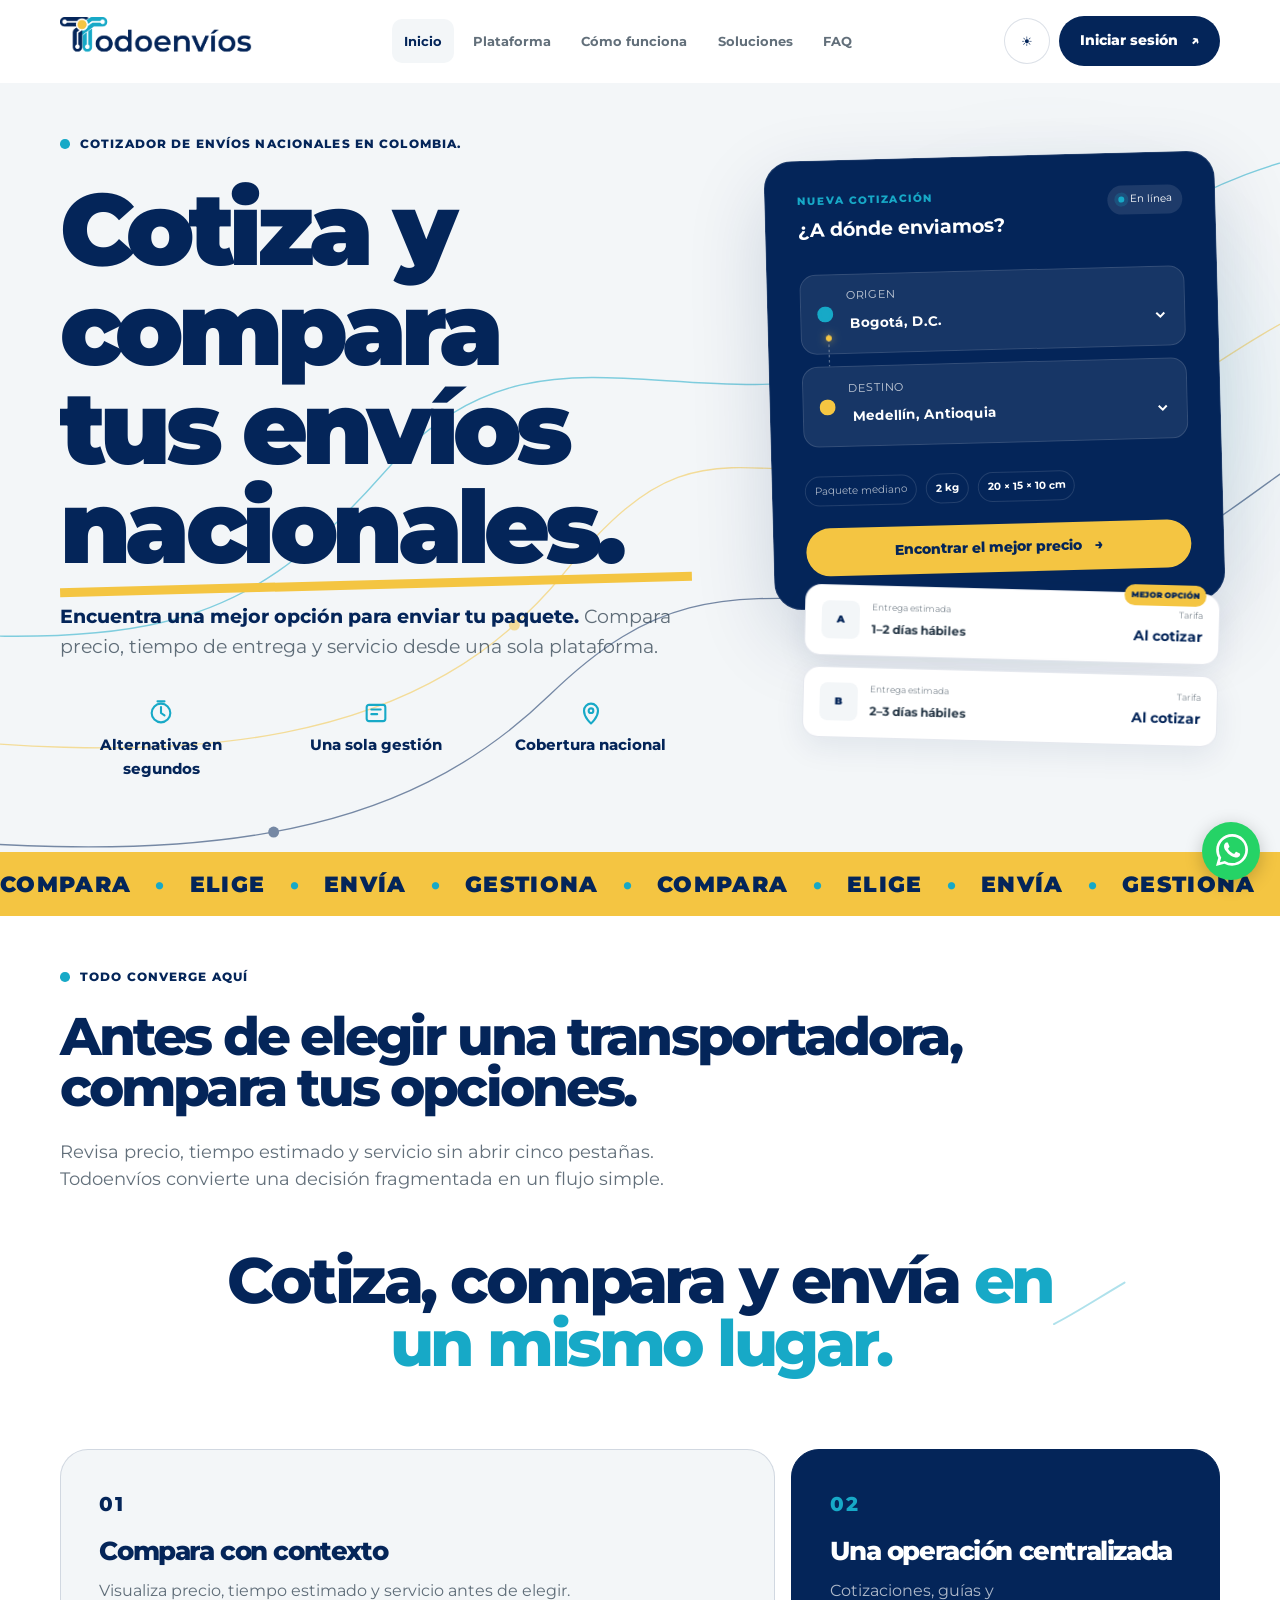
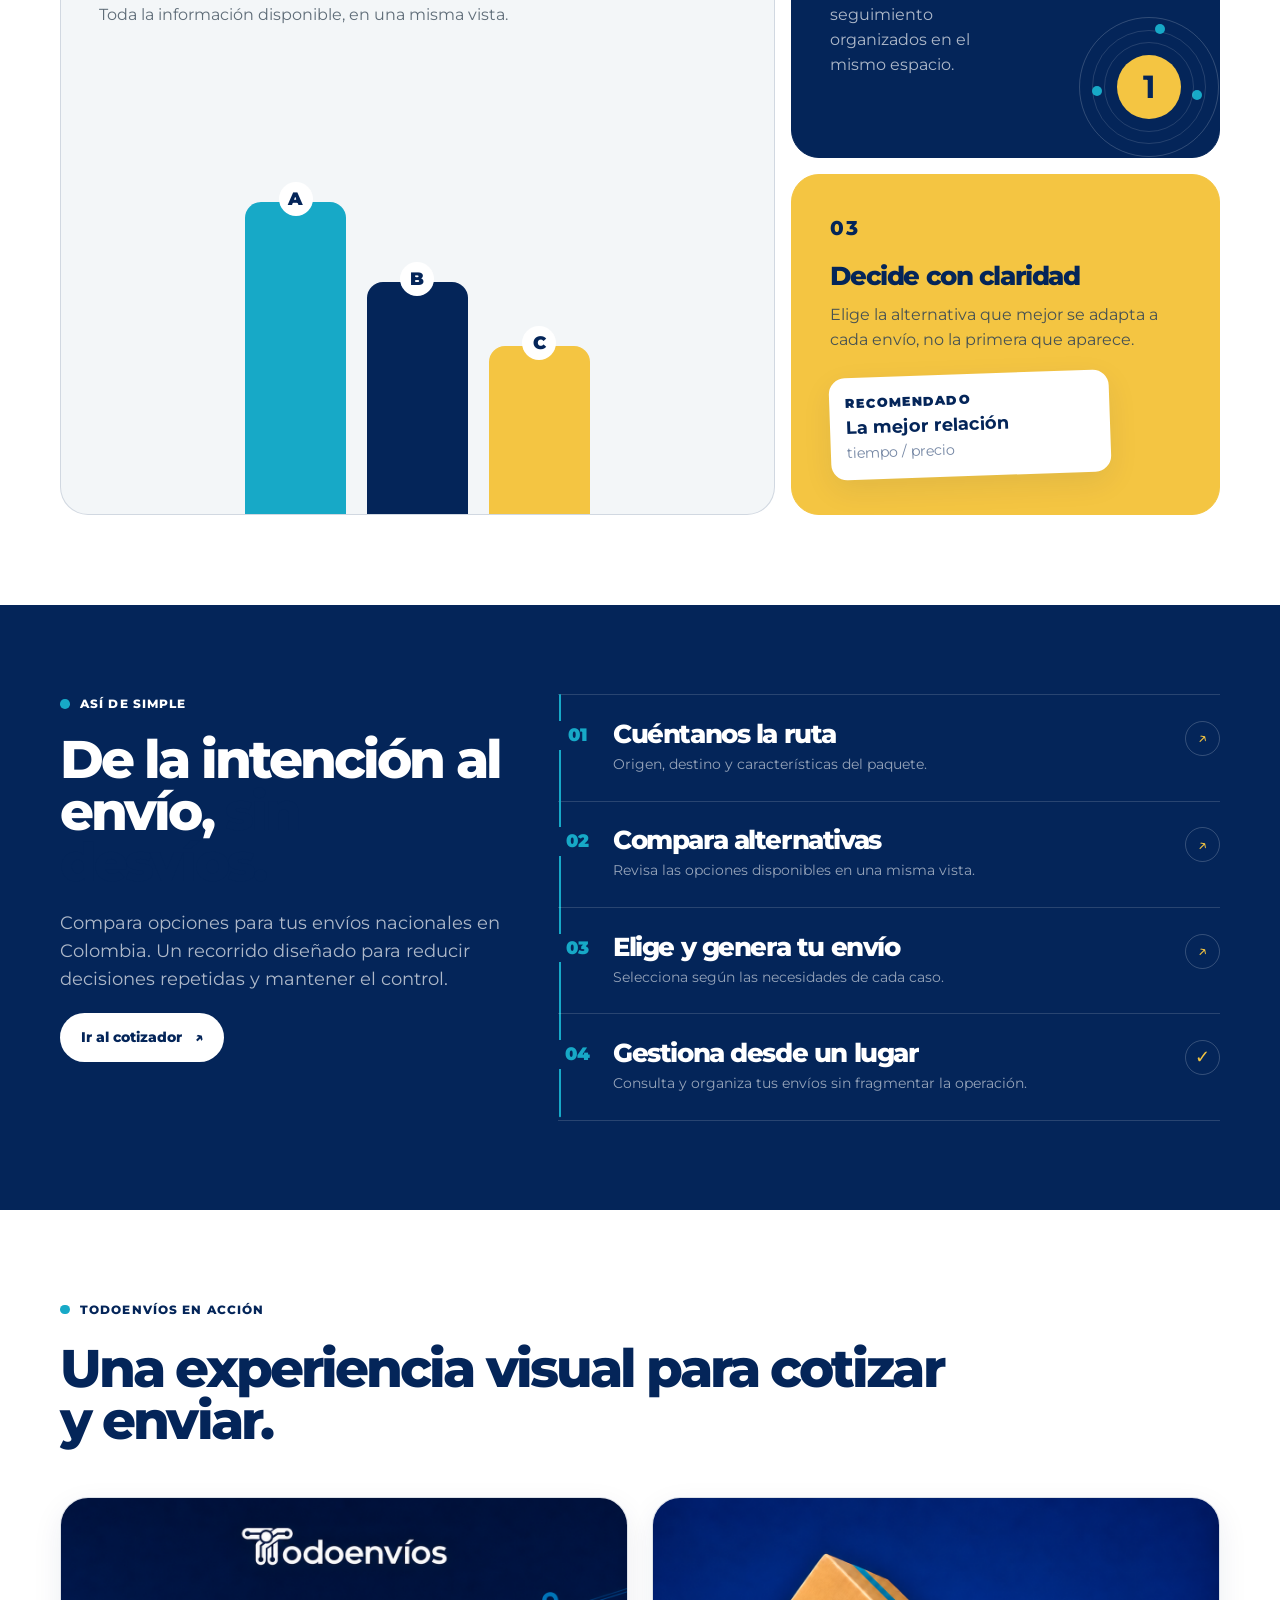
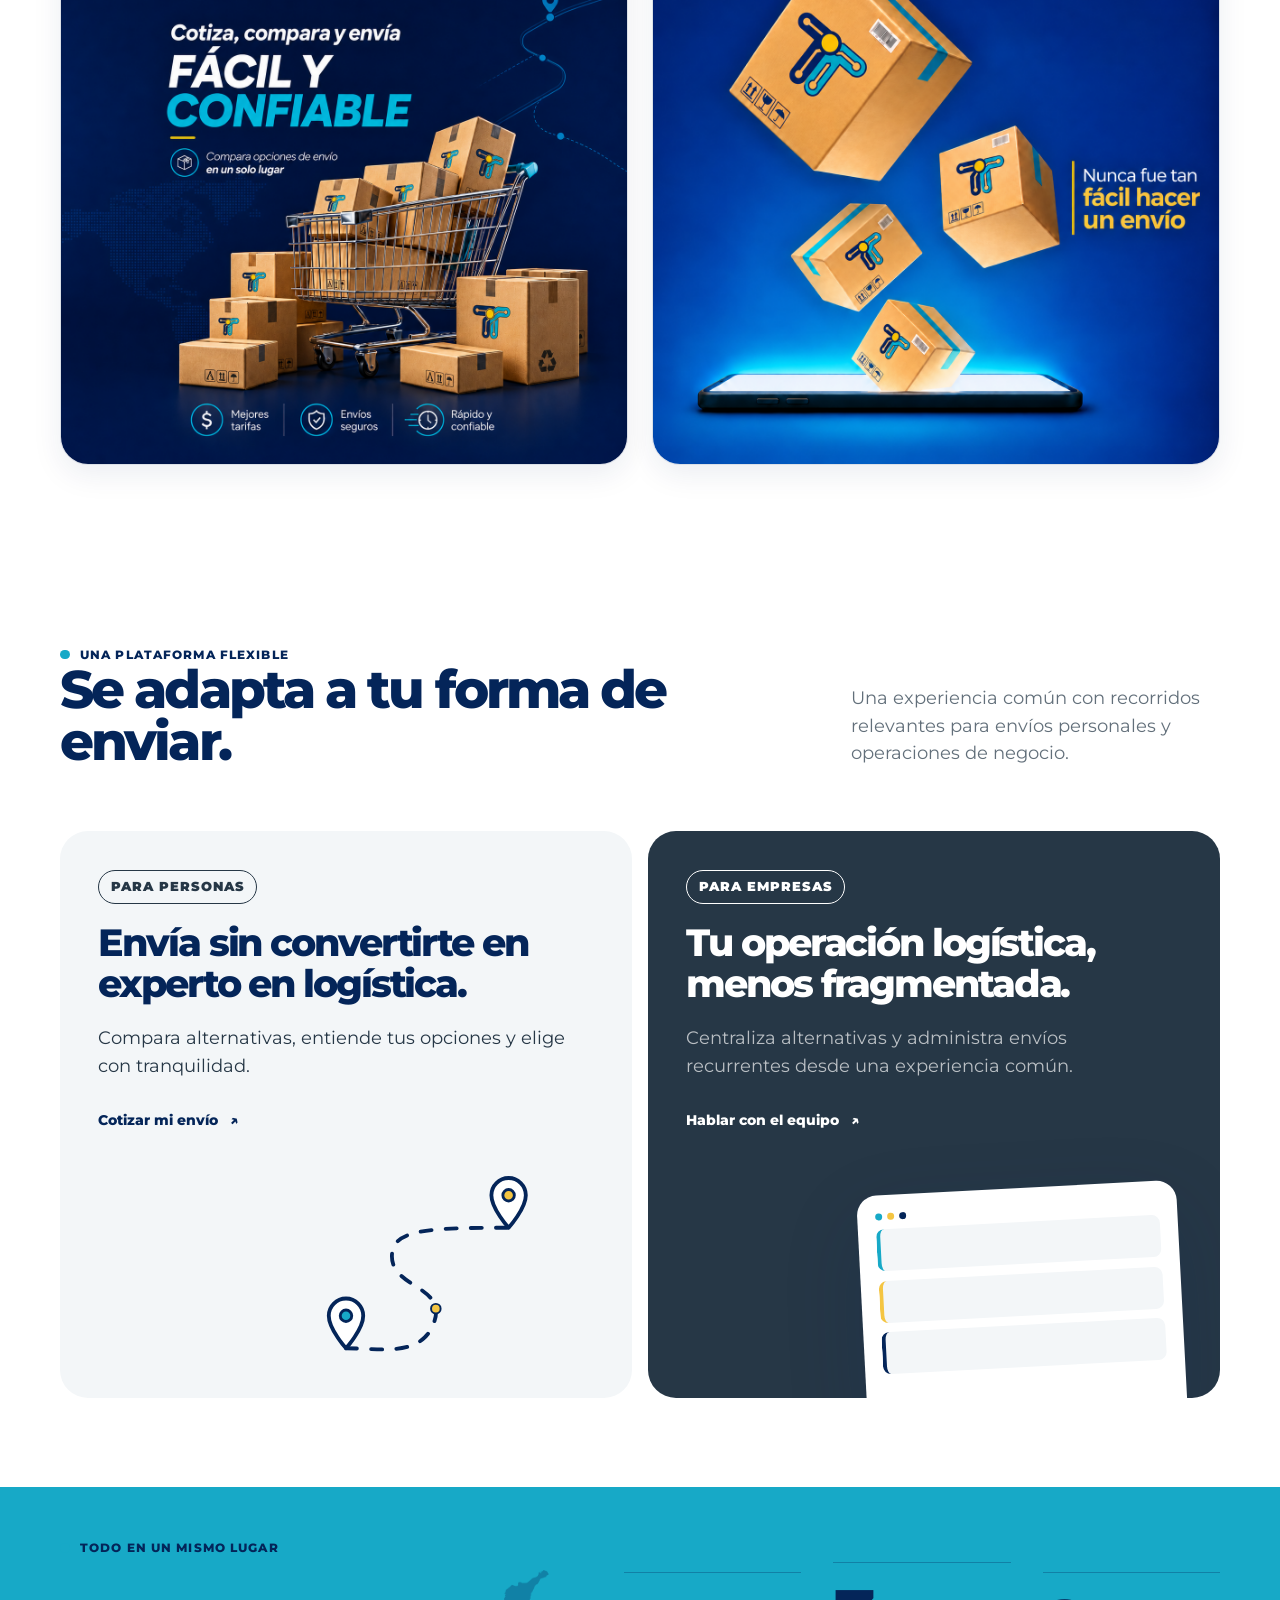
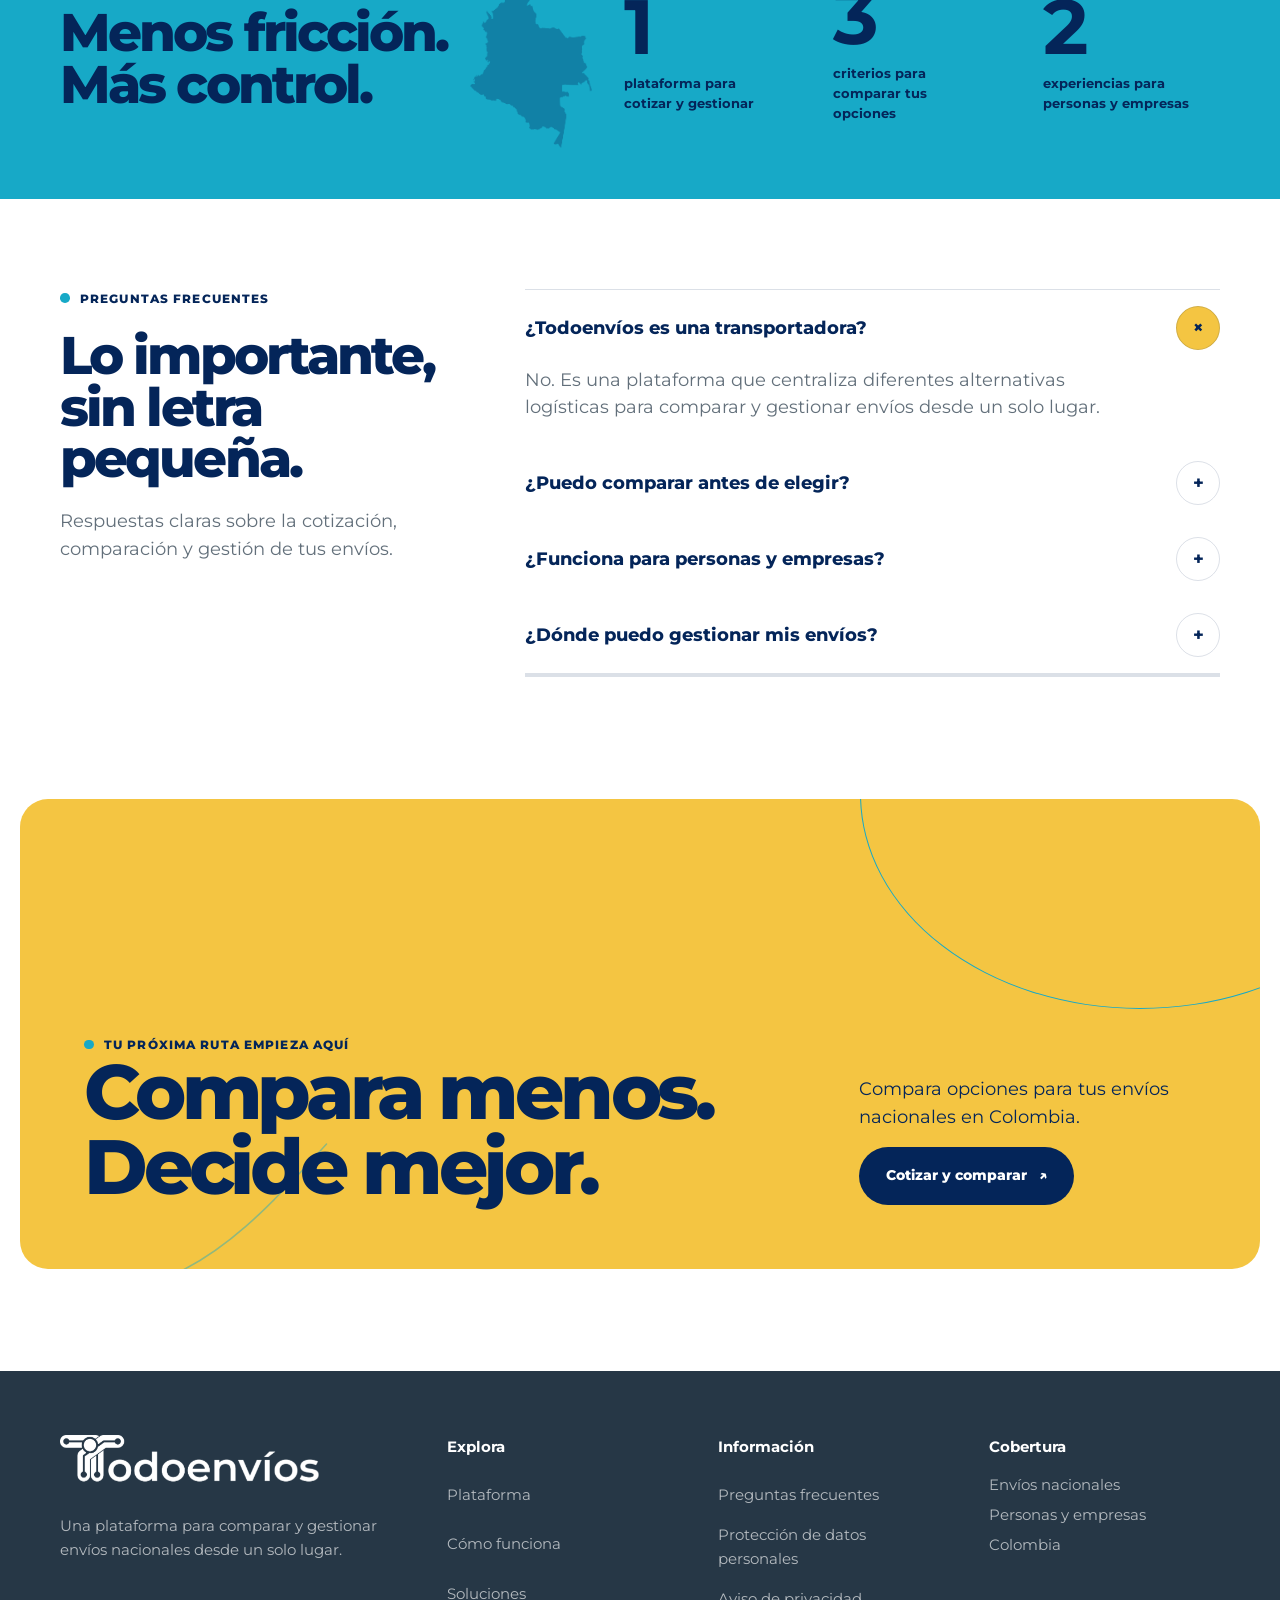
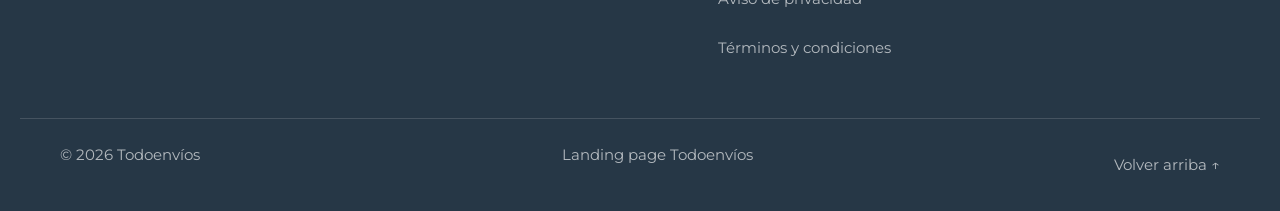
<file: index.html>
<!doctype html>
<html lang="es" data-theme="light">
  <head>
    <meta charset="UTF-8">
    <meta name="viewport" content="width=device-width, initial-scale=1.0">
    <meta name="theme-color" content="#FFFFFF">
    <meta name="description" content="Todoenvíos: cotiza, compara y gestiona tus envíos nacionales en Colombia desde un solo lugar.">
    <meta name="robots" content="index, follow">
    <title>Todoenvíos — Muchas rutas. Un solo lugar.</title>
    <link rel="icon" type="image/png" href="assets/icons/favicon-todoenvios-claro.png" media="(prefers-color-scheme: light)">
    <link rel="icon" type="image/png" href="assets/icons/favicon-todoenvios-oscuro.png" media="(prefers-color-scheme: dark)">
    <link rel="apple-touch-icon" href="assets/icons/favicon-todoenvios-claro.png">
    <link rel="preload" href="assets/fonts/montserrat-variable.ttf" as="font" type="font/ttf" crossorigin>
    <link rel="stylesheet" href="css/main.css?v=19">
    <script type="module" src="js/app.js?v=6"></script>
  </head>
  <body>
    <a class="skip-link" href="#contenido">Saltar al contenido</a>

    <div class="site-shell">
      <header class="site-header" data-navbar>
        <div class="container navbar">
          <a class="wordmark" href="#inicio" aria-label="Todoenvíos, ir al inicio">
            <img class="wordmark__logo wordmark__logo--light" src="assets/logos/todoenvios-fondo-claro.png" width="946" height="178" alt="">
            <img class="wordmark__logo wordmark__logo--dark" src="assets/logos/todoenvios-fondo-oscuro.png?v=1" width="964" height="203" alt="">
          </a>

          <nav class="navbar__menu" id="menu-principal" aria-label="Navegación principal" data-navbar-menu>
            <a class="navbar__link is-active" href="#inicio">Inicio</a>
            <a class="navbar__link" href="#plataforma">Plataforma</a>
            <a class="navbar__link" href="#como-funciona">Cómo funciona</a>
            <a class="navbar__link" href="#soluciones">Soluciones</a>
            <a class="navbar__link" href="#faq">FAQ</a>
            <button class="navbar__link navbar__login-mobile" type="button">Iniciar sesión</button>
          </nav>

          <div class="navbar__actions">
            <button class="theme-toggle" type="button" aria-label="Cambiar a modo oscuro" data-theme-toggle>
              <span class="theme-toggle__sun" aria-hidden="true">☀</span>
              <span class="theme-toggle__moon" aria-hidden="true">●</span>
            </button>
            <!-- Sustituir por un enlace cuando se confirme la URL de acceso. -->
            <button class="button button--primary navbar__cta" type="button">Iniciar sesión <span aria-hidden="true">↗</span></button>
            <button class="navbar__toggle" type="button" aria-expanded="false" aria-controls="menu-principal" data-navbar-toggle>
              <span class="sr-only">Abrir menú</span><span class="navbar__toggle-line" aria-hidden="true"></span>
            </button>
          </div>
        </div>
      </header>

      <!-- La composición se conserva en una sola página para facilitar su traslado a LandingPage. -->
      <main id="contenido">
        <section class="hero-section" id="inicio">
          <div class="route-field" aria-hidden="true">
            <svg class="route-field__svg" viewBox="0 0 1440 760" preserveAspectRatio="xMidYMid slice">
              <path class="route-field__path route-field__path--one" d="M1510 52C1190 32 1120 222 930 264S620 204 486 356 264 522-66 492" pathLength="1"></path>
              <path class="route-field__path route-field__path--two" d="M1510 168C1268 166 1218 340 1008 354S770 302 650 448 334 644-74 578" pathLength="1"></path>
              <path class="route-field__path route-field__path--three" d="M1510 286C1312 276 1266 456 1052 470S770 430 638 558 322 728-74 674" pathLength="1"></path>
              <circle class="route-field__node route-field__node--one" r="6">
                <animateMotion dur="9s" repeatCount="indefinite" path="M1510 52C1190 32 1120 222 930 264S620 204 486 356 264 522-66 492">
                </animateMotion>
              </circle>
              <circle class="route-field__node route-field__node--two" r="5">
                <animateMotion dur="11s" begin="-4s" repeatCount="indefinite" path="M1510 168C1268 166 1218 340 1008 354S770 302 650 448 334 644-74 578">
                </animateMotion>
              </circle>
              <circle class="route-field__node route-field__node--three" r="5">
                <animateMotion dur="13s" begin="-7s" repeatCount="indefinite" path="M1510 286C1312 276 1266 456 1052 470S770 430 638 558 322 728-74 674">
                </animateMotion>
              </circle>
            </svg>
          </div>
          <div class="container hero-section__grid">
            <div class="hero-section__content reveal">
              <p class="eyebrow"><span></span> Cotizador de envíos nacionales en Colombia.</p>
              <h1>Cotiza y compara <br><em>tus envíos nacionales.</em></h1>
              <p class="hero-section__lead"><strong>Encuentra una mejor opción para enviar tu paquete.</strong> Compara precio, tiempo de entrega y servicio desde una sola plataforma.</p>
              <ul class="hero-section__trust" aria-label="Beneficios principales">
                <li>
                  <svg class="line-icon" viewBox="0 0 24 24" aria-hidden="true">
                    <circle cx="12" cy="12" r="8"></circle>
                    <path d="M12 7v5l3 2"></path>
                    <path d="M9 2h6"></path>
                  </svg>
                  Alternativas en segundos
                </li>
                <li>
                  <svg class="line-icon" viewBox="0 0 24 24" aria-hidden="true">
                    <rect x="4" y="5" width="16" height="14" rx="2"></rect>
                    <path d="M8 9h8M8 13h5"></path>
                  </svg>
                  Una sola gestión
                </li>
                <li>
                  <svg class="line-icon" viewBox="0 0 24 24" aria-hidden="true">
                    <path d="M12 21s6-5.2 6-11a6 6 0 1 0-12 0c0 5.8 6 11 6 11Z"></path>
                    <circle cx="12" cy="10" r="2"></circle>
                  </svg>
                  Cobertura nacional
                </li>
              </ul>
            </div>

            <div class="hero-visual reveal" id="cotizador" aria-label="Cotizador de envíos nacionales">
              <div class="hero-visual__glow">
              </div>
              <form class="quote-card" data-quote-form>
                <div class="quote-card__top">
                  <div>
                    <span class="mini-label">NUEVA COTIZACIÓN</span><strong>¿A dónde enviamos?</strong>
                  </div>
                  <span class="live-pill"><i></i> En línea</span>
                </div>
                <div class="route-inputs">
                  <div class="route-input">
                    <span class="route-dot route-dot--origin"></span>
                    <div>
                      <label for="quote-origin">ORIGEN</label>
                      <select id="quote-origin" name="origin" required>
                        <option>Bogotá, D.C.</option>
                        <option>Medellín, Antioquia</option>
                        <option>Cali, Valle del Cauca</option>
                        <option>Barranquilla, Atlántico</option>
                        <option>Cartagena, Bolívar</option>
                      </select>
                    </div>
                  </div>
                  <svg class="route-inputs__line" viewBox="0 0 24 34" aria-hidden="true">
                    <path d="M12 1v32" pathLength="1"></path>
                    <circle class="route-inputs__traveler" cx="12" cy="5" r="3"></circle>
                  </svg>
                  <div class="route-input">
                    <span class="route-dot route-dot--destination"></span>
                    <div>
                      <label for="quote-destination">DESTINO</label>
                      <select id="quote-destination" name="destination" required>
                        <option>Bogotá, D.C.</option>
                        <option selected>Medellín, Antioquia</option>
                        <option>Cali, Valle del Cauca</option>
                        <option>Barranquilla, Atlántico</option>
                        <option>Cartagena, Bolívar</option>
                      </select>
                    </div>
                  </div>
                </div>
                <div class="package-row">
                  <span>Paquete mediano</span><strong>2 kg</strong><strong>20 × 15 × 10 cm</strong>
                </div>
                <button class="button button--accent quote-card__button" type="submit" data-run-comparison>Encontrar el mejor precio <span aria-hidden="true">→</span></button>
                <p class="quote-status sr-only" role="status" data-quote-status></p>
              </form>
              <div class="result-stack" data-comparison-results aria-live="polite">
                <article class="result-card result-card--featured">
                  <span class="result-card__badge">MEJOR OPCIÓN</span>
                  <div class="carrier-mark" aria-label="Opción logística A">
                    A
                  </div>
                  <div>
                    <small>Entrega estimada</small><strong>1–2 días hábiles</strong>
                  </div>
                  <div class="result-card__price">
                    <small>Tarifa</small><strong>Al cotizar</strong>
                  </div>
                </article>
                <article class="result-card">
                  <div class="carrier-mark" aria-label="Opción logística B">
                    B
                  </div>
                  <div>
                    <small>Entrega estimada</small><strong>2–3 días hábiles</strong>
                  </div>
                  <div class="result-card__price">
                    <small>Tarifa</small><strong>Al cotizar</strong>
                  </div>
                </article>
              </div>
            </div>
          </div>
          <!-- Repetir el mismo contenido en ambos grupos para que el carrusel no deje huecos. -->
          <div class="hero-ticker" aria-hidden="true">
            <div class="hero-ticker__track">
              <div class="hero-ticker__group">
                <span>COMPARA</span><i>•</i><span>ELIGE</span><i>•</i><span>ENVÍA</span><i>•</i><span>GESTIONA</span><i>•</i>
                <span>COMPARA</span><i>•</i><span>ELIGE</span><i>•</i><span>ENVÍA</span><i>•</i><span>GESTIONA</span><i>•</i>
                <span>COMPARA</span><i>•</i><span>ELIGE</span><i>•</i><span>ENVÍA</span><i>•</i><span>GESTIONA</span><i>•</i>
              </div>
              <div class="hero-ticker__group">
                <span>COMPARA</span><i>•</i><span>ELIGE</span><i>•</i><span>ENVÍA</span><i>•</i><span>GESTIONA</span><i>•</i>
                <span>COMPARA</span><i>•</i><span>ELIGE</span><i>•</i><span>ENVÍA</span><i>•</i><span>GESTIONA</span><i>•</i>
                <span>COMPARA</span><i>•</i><span>ELIGE</span><i>•</i><span>ENVÍA</span><i>•</i><span>GESTIONA</span><i>•</i>
              </div>
            </div>
          </div>
        </section>

        <section class="section platform-section" id="plataforma">
          <div class="container">
            <div class="section-intro reveal">
              <p class="eyebrow"><span></span> Todo converge aquí</p>
              <h2>Antes de elegir una transportadora, <em>compara tus opciones.</em></h2>
              <p>Revisa precio, tiempo estimado y servicio sin abrir cinco pestañas. Todoenvíos convierte una decisión fragmentada en un flujo simple.</p>
            </div>

            <div class="brand-statement reveal" aria-label="Eslogan de Todoenvíos">
              <svg class="brand-statement__route" viewBox="0 0 900 90" preserveAspectRatio="none" aria-hidden="true">
                <path d="M5 72C128 6 226 82 340 38S576 8 686 49 812 67 895 18" pathLength="1"></path>
                <circle cx="895" cy="18" r="7"></circle>
              </svg>
              <p>Cotiza, compara y envía <em>en un mismo lugar.</em></p>
            </div>

            <div class="value-grid">
              <article class="value-card value-card--wide reveal">
                <div class="value-card__copy">
                  <span class="card-number">01</span>
                  <h3>Compara con contexto</h3>
                  <p>Visualiza precio, tiempo estimado y servicio antes de elegir. Toda la información disponible, en una misma vista.</p>
                </div>
                <div class="comparison-bars" aria-hidden="true" data-motion-bars>
                  <span style="--size:78%;--delay:0ms"><i>A</i></span><span style="--size:58%;--delay:130ms"><i>B</i></span><span style="--size:42%;--delay:260ms"><i>C</i></span>
                </div>
              </article>
              <article class="value-card value-card--dark reveal">
                <span class="card-number">02</span>
                <h3>Una operación centralizada</h3>
                <p>Cotizaciones, guías y seguimiento organizados en el mismo espacio.</p>
                <div class="orbit" aria-hidden="true">
                  <i></i><i></i><i></i><strong>1</strong>
                </div>
              </article>
              <article class="value-card value-card--accent reveal">
                <span class="card-number">03</span>
                <h3>Decide con claridad</h3>
                <p>Elige la alternativa que mejor se adapta a cada envío, no la primera que aparece.</p>
                <div class="decision-chip">
                  <span>Recomendado</span><strong>La mejor relación</strong><small>tiempo / precio</small>
                </div>
              </article>
            </div>
          </div>
        </section>

        <section class="section process-section" id="como-funciona">
          <div class="container process-layout">
            <div class="process-copy reveal">
              <p class="eyebrow eyebrow--light"><span></span> Así de simple</p>
              <h2>De la intención al envío, <em>sin desvíos.</em></h2>
              <p>Compara opciones para tus envíos nacionales en Colombia. Un recorrido diseñado para reducir decisiones repetidas y mantener el control.</p>
              <a class="button button--light" href="#cotizador">Ir al cotizador <span aria-hidden="true">↗</span></a>
            </div>
            <ol class="process-list" data-process-list>
              <li class="process-item reveal">
                <svg class="process-progress" viewBox="0 0 4 100" preserveAspectRatio="none" aria-hidden="true">
                  <path d="M2 0v100" pathLength="1"></path>
                </svg>
                <span>01</span>
                <div>
                  <h3>Cuéntanos la ruta</h3>
                  <p>Origen, destino y características del paquete.</p>
                </div>
                <i aria-hidden="true">↗</i>
              </li>
              <li class="process-item reveal">
                <span>02</span>
                <div>
                  <h3>Compara alternativas</h3>
                  <p>Revisa las opciones disponibles en una misma vista.</p>
                </div>
                <i aria-hidden="true">↗</i>
              </li>
              <li class="process-item reveal">
                <span>03</span>
                <div>
                  <h3>Elige y genera tu envío</h3>
                  <p>Selecciona según las necesidades de cada caso.</p>
                </div>
                <i aria-hidden="true">↗</i>
              </li>
              <li class="process-item reveal">
                <span>04</span>
                <div>
                  <h3>Gestiona desde un lugar</h3>
                  <p>Consulta y organiza tus envíos sin fragmentar la operación.</p>
                </div>
                <i aria-hidden="true">✓</i>
              </li>
            </ol>
          </div>
        </section>

        <section class="section media-showcase" aria-labelledby="media-showcase-title">
          <div class="container">
            <div class="section-intro reveal">
              <p class="eyebrow"><span></span> Todoenvíos en acción</p>
              <h2 id="media-showcase-title">Una experiencia visual para <em>cotizar y enviar.</em></h2>
            </div>
            <div class="media-showcase__grid">
              <figure class="media-showcase__item reveal">
                <img src="assets/images/envios-carrito-paquetes.png" width="1254" height="1254" loading="lazy" decoding="async" alt="Carrito y paquetes de Todoenvíos para cotizar, comparar y enviar de manera fácil y confiable.">
              </figure>
              <figure class="media-showcase__item reveal">
                <img src="assets/images/envios-paquetes-telefono.png" width="1254" height="1254" loading="lazy" decoding="async" alt="Cajas de Todoenvíos sobre un teléfono para cotizar y comparar envíos nacionales.">
              </figure>
            </div>
          </div>
        </section>

        <section class="section solutions-section" id="soluciones">
          <div class="container">
            <div class="section-intro section-intro--split reveal">
              <div>
                <p class="eyebrow"><span></span> Una plataforma flexible</p>
                <h2>Se adapta a tu forma de <em>enviar.</em></h2>
              </div>
              <p>Una experiencia común con recorridos relevantes para envíos personales y operaciones de negocio.</p>
            </div>
            <div class="audience-grid">
              <article class="audience-card audience-card--people reveal">
                <div class="audience-card__content">
                  <span class="audience-pill">PARA PERSONAS</span>
                  <h3>Envía sin convertirte en experto en logística.</h3>
                  <p>Compara alternativas, entiende tus opciones y elige con tranquilidad.</p>
                  <a class="text-link" href="#cotizador">Cotizar mi envío <span>↗</span></a>
                </div>
                <div class="locations-illustration" aria-hidden="true">
                  <svg viewBox="0 0 320 230" role="presentation">
                    <path class="locations-illustration__route" pathLength="1" d="M68 178C104 178 147 188 160 151C174 113 116 115 116 82C116 54 150 52 238 52"></path>
                    <circle class="locations-illustration__traveler" r="5">
                      <animateMotion dur="6.8s" repeatCount="indefinite" path="M68 178C104 178 147 188 160 151C174 113 116 115 116 82C116 54 150 52 238 52">
                      </animateMotion>
                    </circle>
                    <g class="locations-illustration__pin locations-illustration__pin--origin" transform="translate(68 154)">
                      <path d="M0 24S-18 4-18-10A18 18 0 1 1 18-10C18 4 0 24 0 24Z"></path>
                      <circle cy="-10" r="6"></circle>
                    </g>
                    <g class="locations-illustration__pin locations-illustration__pin--destination" transform="translate(238 28)">
                      <path d="M0 24S-18 4-18-10A18 18 0 1 1 18-10C18 4 0 24 0 24Z"></path>
                      <circle cy="-10" r="6"></circle>
                    </g>
                  </svg>
                </div>
              </article>
              <article class="audience-card audience-card--business reveal">
                <div class="audience-card__content">
                  <span class="audience-pill">PARA EMPRESAS</span>
                  <h3>Tu operación logística, menos fragmentada.</h3>
                  <p>Centraliza alternativas y administra envíos recurrentes desde una experiencia común.</p>
                  <a class="text-link text-link--light" href="#contacto">Hablar con el equipo <span>↗</span></a>
                </div>
                <div class="dashboard-mini" aria-hidden="true">
                  <div>
                    <i></i><i></i><i></i>
                  </div>
                  <span></span><span></span><span></span>
                </div>
              </article>
            </div>
          </div>
        </section>

        <section class="proof-section">
          <div class="container proof-grid">
            <div class="proof-heading reveal">
              <p class="eyebrow eyebrow--light"><span></span> Todo en un mismo lugar</p>
              <h2>Menos fricción.<br><em>Más control.</em></h2>
              <div class="coverage-map" aria-hidden="true">
                <span class="coverage-map__country"></span>
                <svg viewBox="0 0 120 175">
                  <path class="coverage-map__route" d="M46 33 59 56 42 82 68 110 55 139" pathLength="1"></path>
                  <circle cx="46" cy="33" r="3"></circle>
                  <circle cx="59" cy="56" r="3"></circle>
                  <circle cx="42" cy="82" r="3"></circle>
                  <circle cx="68" cy="110" r="3"></circle>
                  <circle cx="55" cy="139" r="3"></circle>
                </svg>
              </div>
            </div>
            <div class="proof-stat reveal">
              <strong>1</strong><span>plataforma para cotizar y gestionar</span>
            </div>
            <div class="proof-stat reveal">
              <strong>3</strong><span>criterios para comparar tus opciones</span>
            </div>
            <div class="proof-stat reveal">
              <strong>2</strong><span>experiencias para personas y empresas</span>
            </div>
          </div>
        </section>

        <section class="section faq-section" id="faq">
          <div class="container faq-layout">
            <div class="faq-copy reveal">
              <p class="eyebrow"><span></span> Preguntas frecuentes</p>
              <h2>Lo importante, <em>sin letra pequeña.</em></h2>
              <p>Respuestas claras sobre la cotización, comparación y gestión de tus envíos.</p>
            </div>
            <div class="accordion reveal" data-accordion>
              <div class="accordion__item">
                <button class="accordion__button" id="faq-1" type="button" aria-expanded="true" aria-controls="panel-1">¿Todoenvíos es una transportadora?<span class="accordion__icon">+</span></button>
                <div class="accordion__panel is-open" id="panel-1" role="region" aria-labelledby="faq-1">
                  <div class="accordion__content">
                    <p>No. Es una plataforma que centraliza diferentes alternativas logísticas para comparar y gestionar envíos desde un solo lugar.</p>
                  </div>
                </div>
              <div class="accordion__item">
                <button class="accordion__button" id="faq-2" type="button" aria-expanded="false" aria-controls="panel-2">¿Puedo comparar antes de elegir?<span class="accordion__icon">+</span></button>
                <div class="accordion__panel" id="panel-2" role="region" aria-labelledby="faq-2">
                  <div class="accordion__content">
                    <p>Sí. La experiencia está pensada para mostrar información relevante de las alternativas disponibles antes de tomar una decisión.</p>
                  </div>
                </div>
              <div class="accordion__item">
                <button class="accordion__button" id="faq-3" type="button" aria-expanded="false" aria-controls="panel-3">¿Funciona para personas y empresas?<span class="accordion__icon">+</span></button>
                <div class="accordion__panel" id="panel-3" role="region" aria-labelledby="faq-3">
                  <div class="accordion__content">
                    <p>Sí. Todoenvíos contempla tanto envíos ocasionales como operaciones recurrentes para negocios.</p>
                  </div>
                </div>
              <div class="accordion__item">
                <button class="accordion__button" id="faq-4" type="button" aria-expanded="false" aria-controls="panel-4">¿Dónde puedo gestionar mis envíos?<span class="accordion__icon">+</span></button>
                <div class="accordion__panel" id="panel-4" role="region" aria-labelledby="faq-4">
                  <div class="accordion__content">
                    <p>Desde Todoenvíos puedes centralizar la cotización, elección y gestión dentro de una misma plataforma.</p>
                  </div>
                </div>
            </div>
          </div>
        </section>

        <section class="final-cta" id="contacto">
          <div class="container final-cta__inner reveal">
            <svg class="final-cta__route" viewBox="0 0 900 460" preserveAspectRatio="none" aria-hidden="true">
              <path d="M940 40C730 10 724 194 540 190S350 106 246 224 108 374-40 358" pathLength="1"></path>
              <circle cx="246" cy="224" r="8"></circle>
            </svg>
            <div>
              <p class="eyebrow"><span></span> Tu próxima ruta empieza aquí</p>
              <h2>Compara menos.<br><em>Decide mejor.</em></h2>
            </div>
            <div class="final-cta__action">
              <p>Compara opciones para tus envíos nacionales en Colombia.</p>
              <a class="button button--primary button--large" href="#cotizador">Cotizar y comparar <span>↗</span></a>
            </div>
          </div>
        </section>
      </main>

      <footer class="site-footer">
        <div class="container site-footer__top">
          <div>
            <a class="wordmark wordmark--footer" href="#inicio" aria-label="Todoenvíos, volver al inicio"><img class="wordmark__logo" src="assets/logos/todoenvios-fondo-oscuro.png" width="964" height="203" alt=""></a>
            <p>Una plataforma para comparar y gestionar envíos nacionales desde un solo lugar.</p>
          </div>
          <div>
            <strong>Explora</strong><a href="#plataforma">Plataforma</a><a href="#como-funciona">Cómo funciona</a><a href="#soluciones">Soluciones</a>
          </div>
          <div>
            <strong>Información</strong>
            <a href="#faq">Preguntas frecuentes</a>
            <a href="privacidad.html">Protección de datos personales</a>
            <a href="aviso-privacidad.html">Aviso de privacidad</a>
            <a href="terminos.html">Términos y condiciones</a>
          </div>
          <div>
            <strong>Cobertura</strong><span>Envíos nacionales</span><span>Personas y empresas</span><span>Colombia</span>
          </div>
        </div>
        <div class="container site-footer__bottom">
          <span>© <span data-current-year></span> Todoenvíos</span><span>Landing page Todoenvíos</span><a href="#inicio">Volver arriba ↑</a>
        </div>
      </footer>
    </div>
    <!-- Número provisional: reemplazar por el contacto oficial antes de publicar. -->
    <a class="whatsapp-button" href="https://web.whatsapp.com/send?phone=570000000000" target="_blank" rel="noopener noreferrer" aria-label="Abrir WhatsApp (número provisional)">
      <svg viewBox="0 0 24 24" aria-hidden="true">
        <path fill="currentColor" d="M20.52 3.48A11.87 11.87 0 0 0 12.05 0C5.47 0 .12 5.35.12 11.93c0 2.1.55 4.15 1.6 5.96L0 24l6.28-1.65a11.9 11.9 0 0 0 5.77 1.47h.01C18.63 23.82 24 18.47 24 11.9c0-3.19-1.24-6.18-3.48-8.42ZM12.06 21.8a9.9 9.9 0 0 1-5.04-1.38l-.36-.21-3.73.98.99-3.63-.24-.37a9.88 9.88 0 0 1-1.52-5.26c0-5.45 4.44-9.89 9.9-9.89a9.82 9.82 0 0 1 7.01 2.9 9.84 9.84 0 0 1 2.9 7c0 5.45-4.45 9.86-9.91 9.86Zm5.42-7.39c-.3-.15-1.76-.87-2.03-.97-.27-.1-.47-.15-.67.15-.2.3-.77.97-.94 1.17-.17.2-.35.22-.65.07-.3-.15-1.25-.46-2.38-1.47-.88-.79-1.48-1.76-1.65-2.06-.17-.3-.02-.46.13-.61.13-.13.3-.35.45-.52.15-.18.2-.3.3-.5.1-.2.05-.37-.02-.52-.08-.15-.67-1.61-.92-2.21-.24-.58-.49-.5-.67-.51h-.57c-.2 0-.52.07-.8.37-.27.3-1.04 1.02-1.04 2.49 0 1.46 1.07 2.88 1.22 3.08.15.2 2.1 3.2 5.08 4.49.71.3 1.26.49 1.69.62.71.23 1.36.2 1.87.12.57-.08 1.76-.72 2.01-1.41.25-.7.25-1.3.17-1.42-.07-.13-.27-.2-.57-.35Z"/>
      </svg>
    </a>
  </body>
</html>
</file>
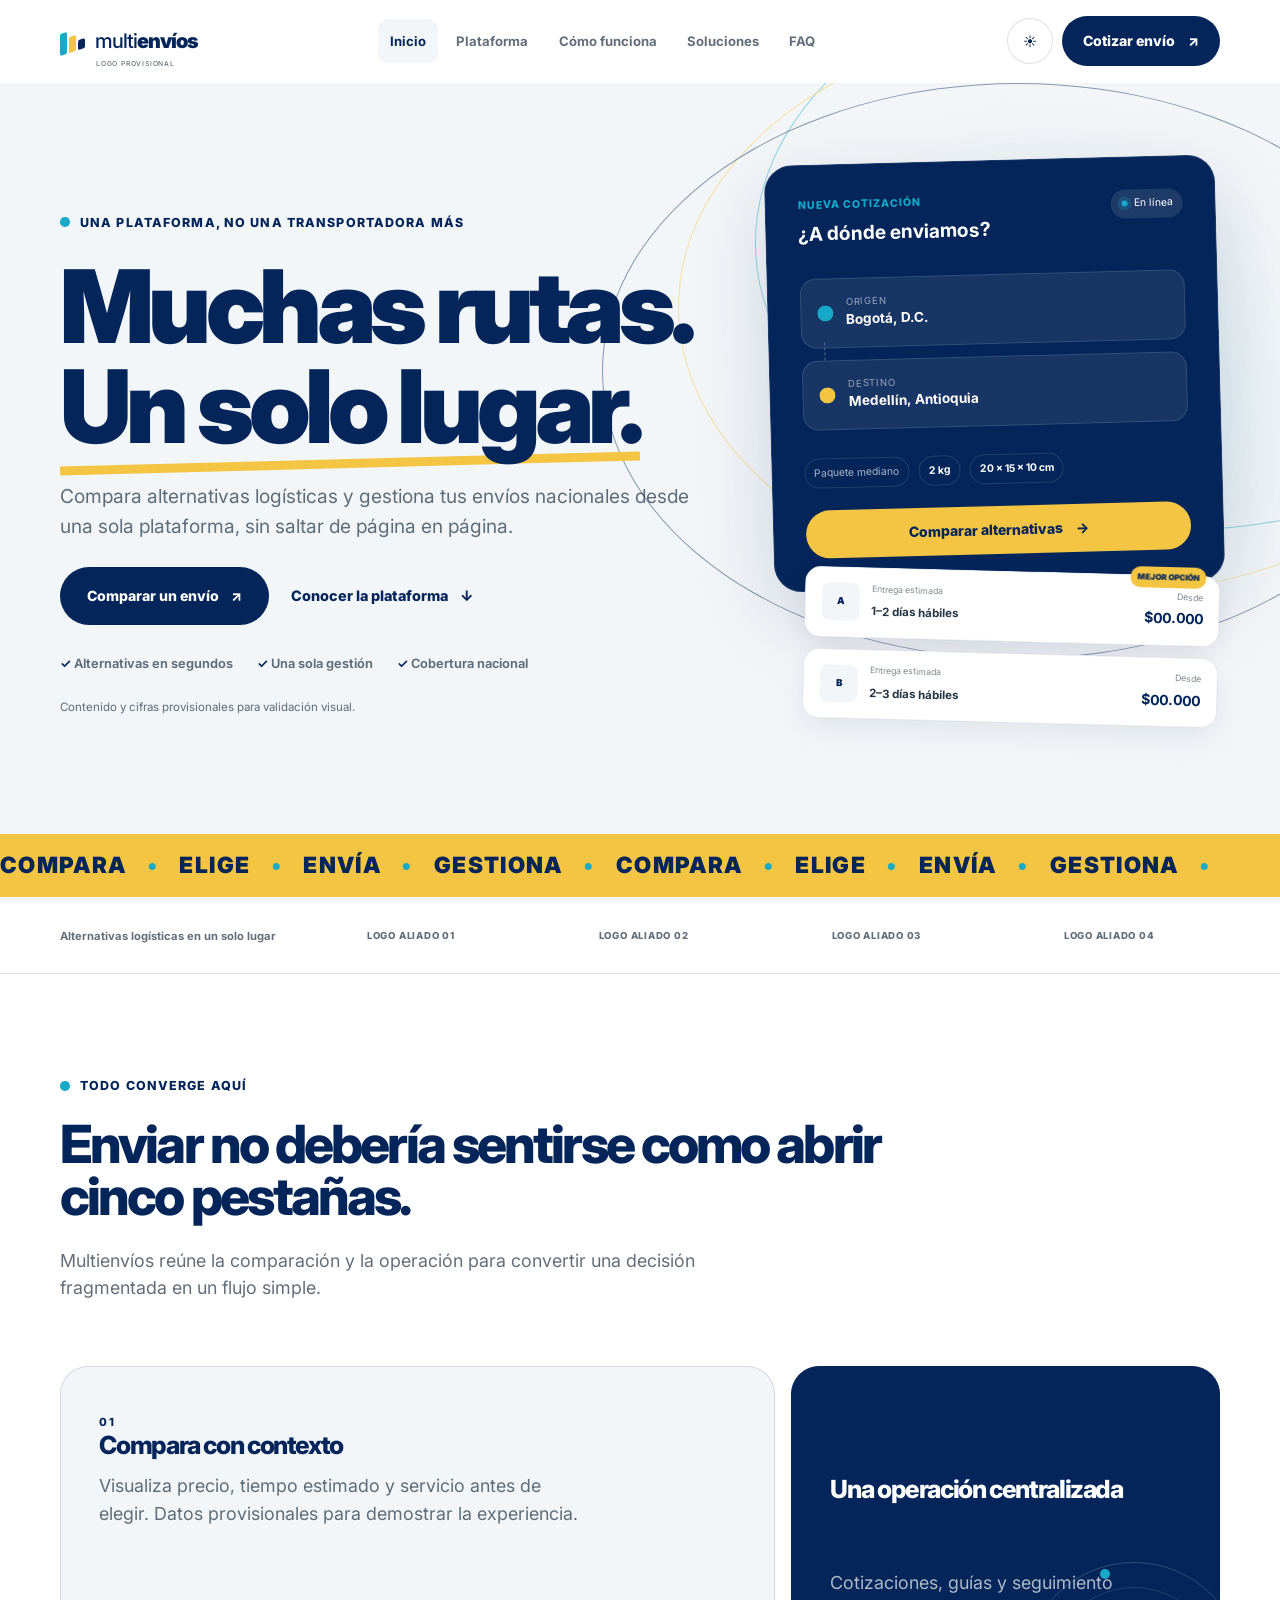
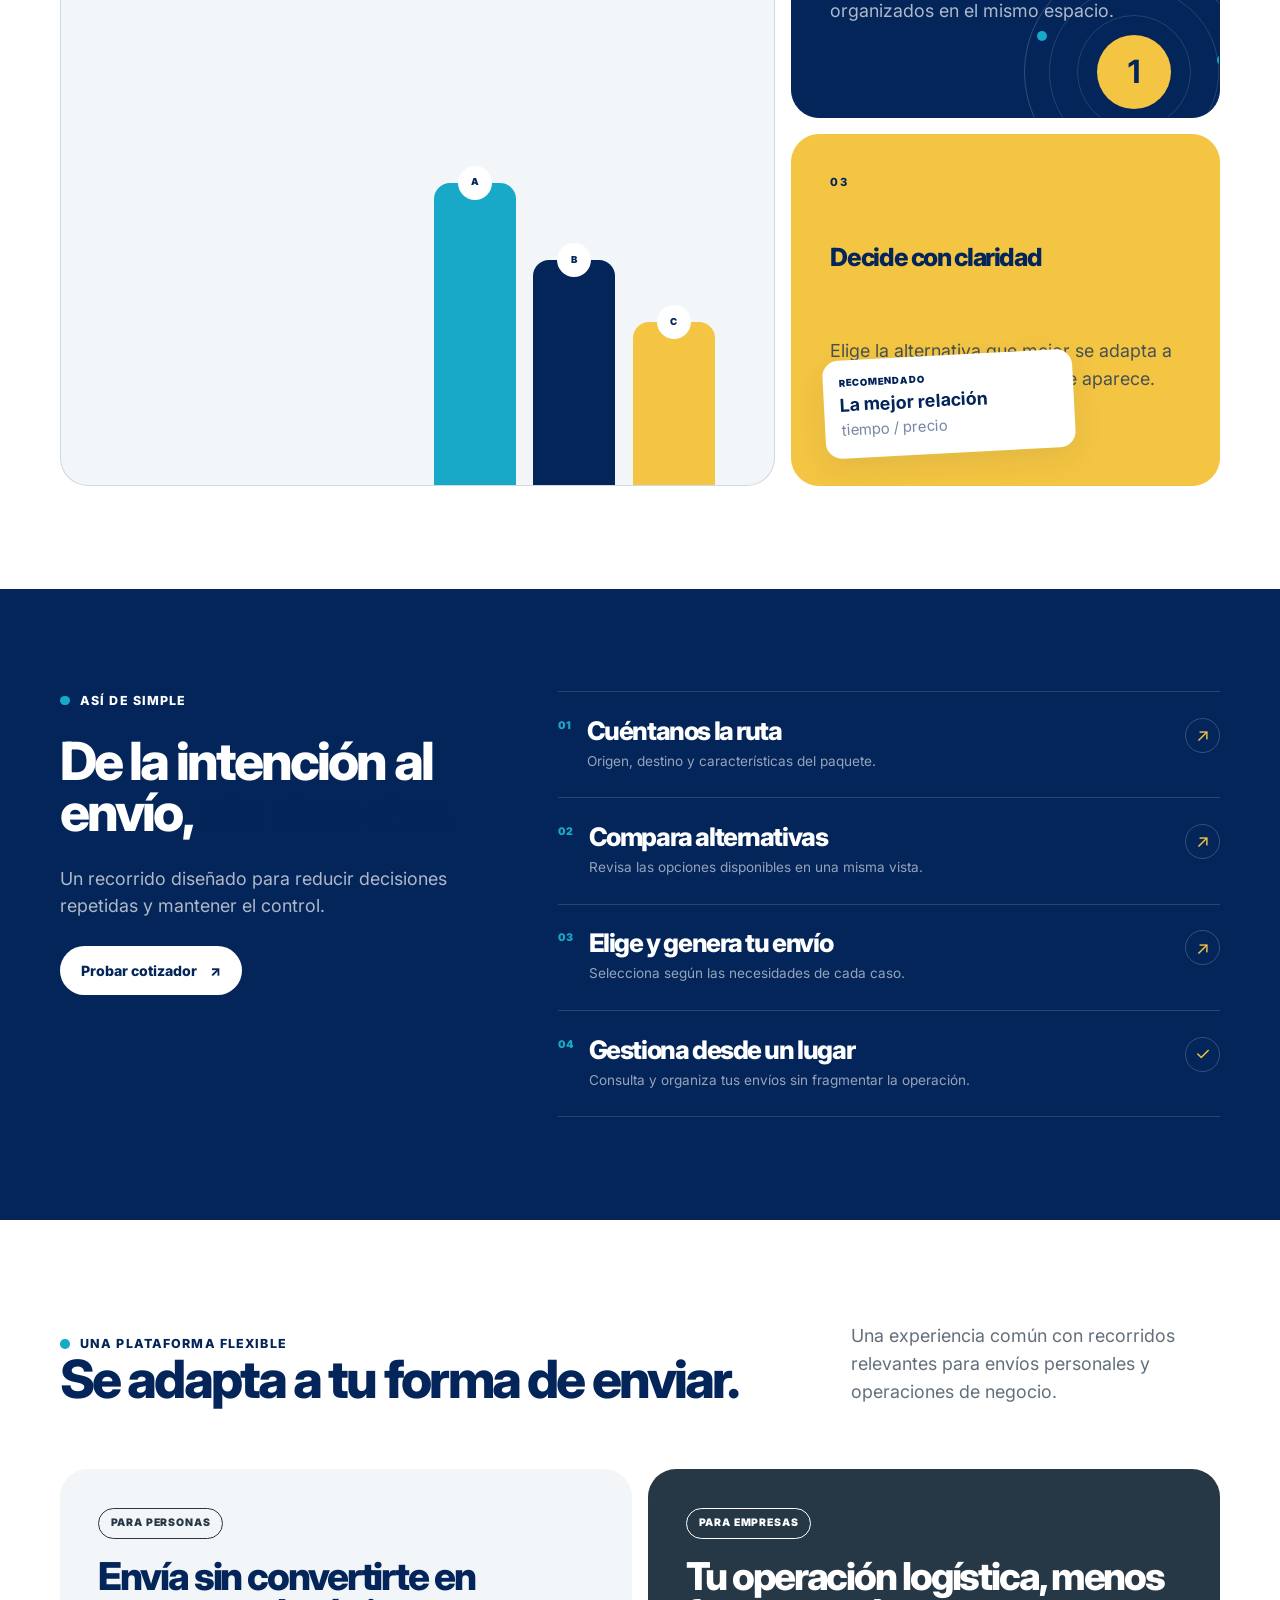
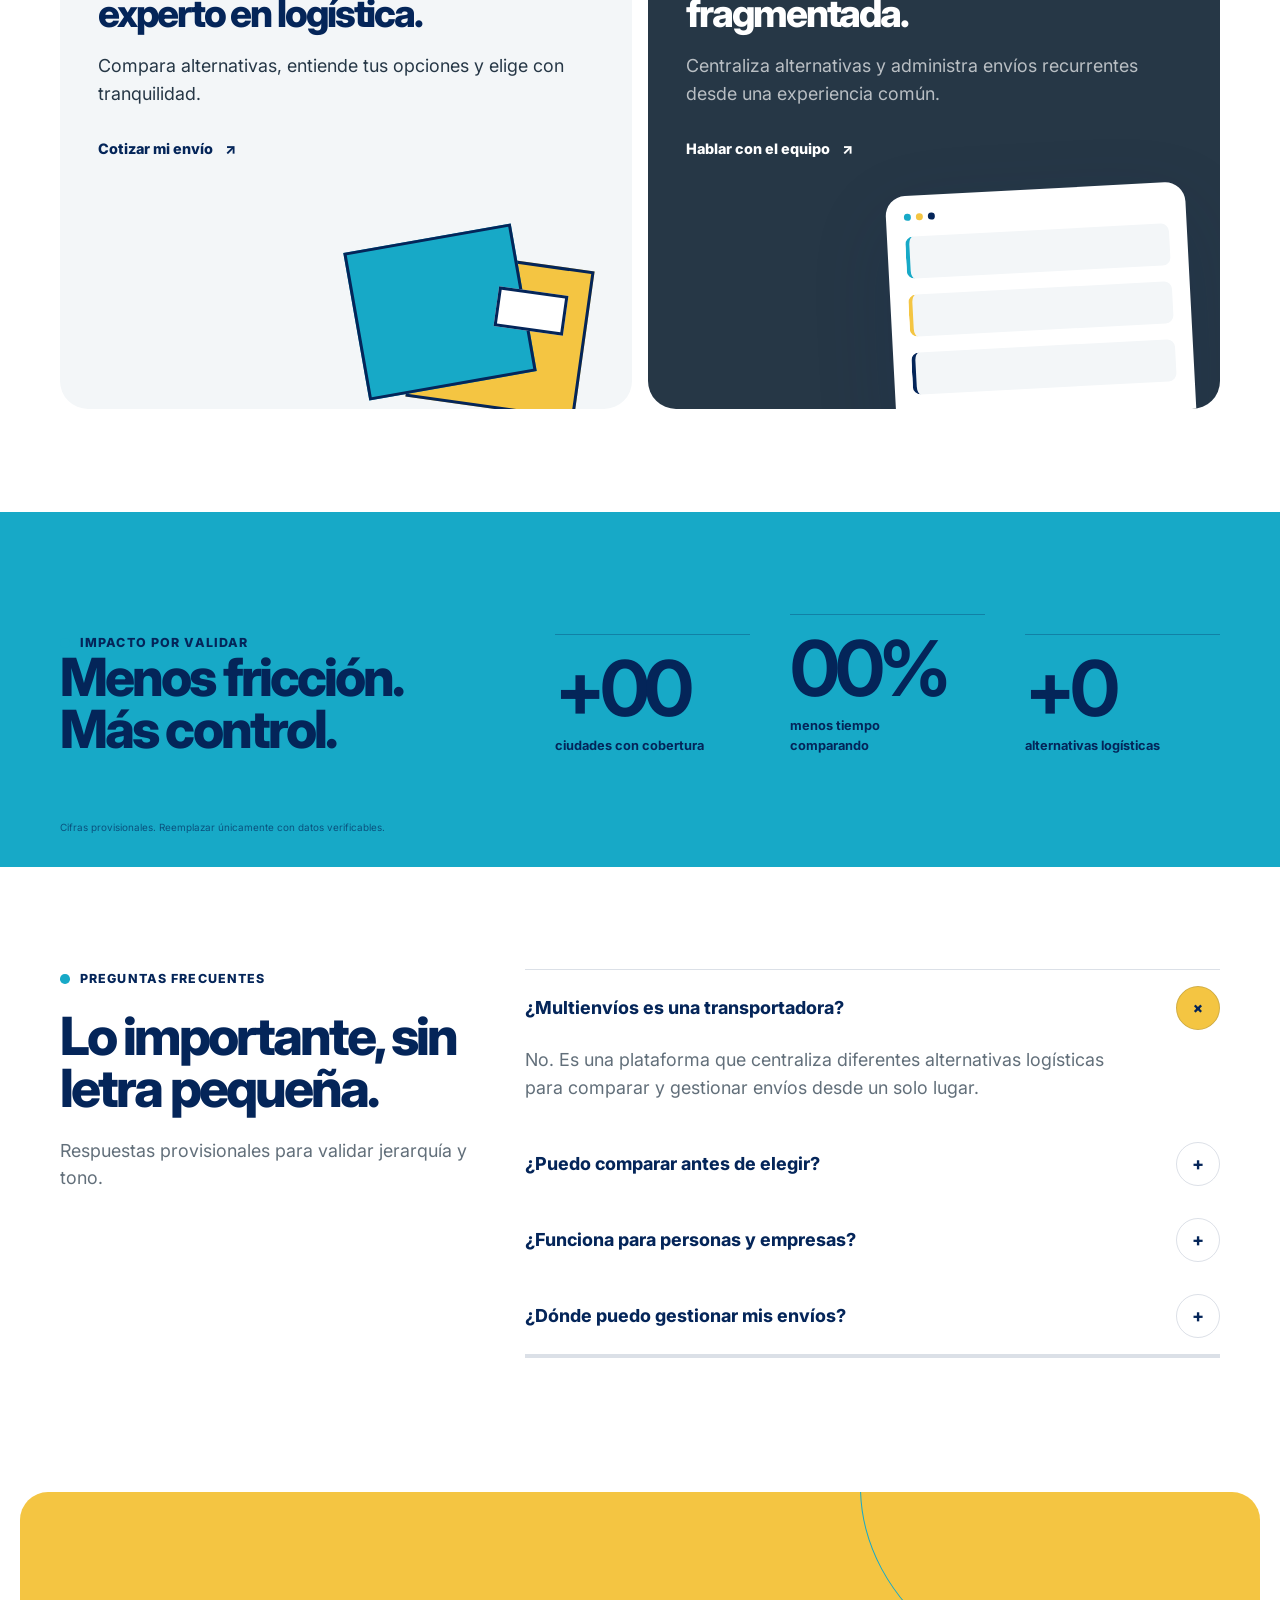
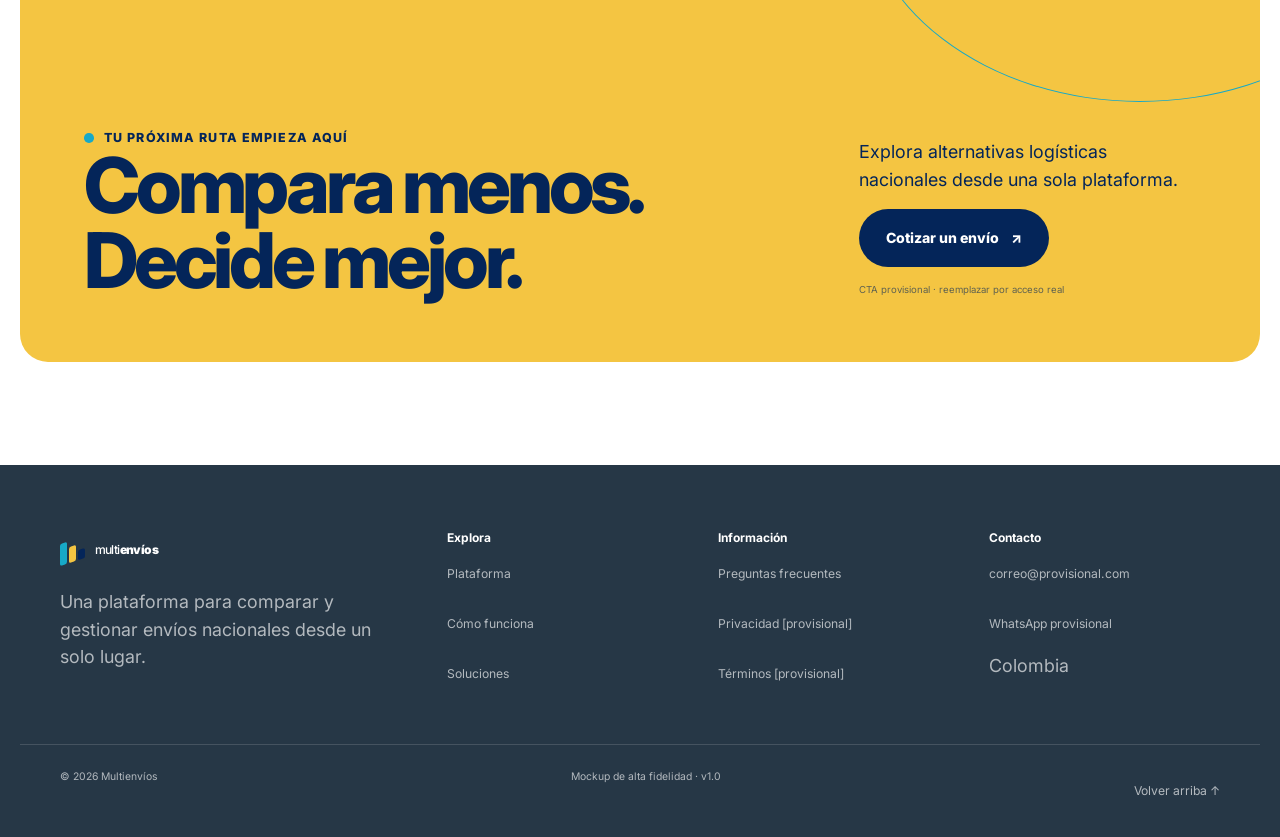
<file: landing-base/index.html>
<!doctype html>
<html lang="es" data-theme="light">
  <head>
    <meta charset="UTF-8">
    <meta name="viewport" content="width=device-width, initial-scale=1.0">
    <meta name="theme-color" content="#FFFFFF">
    <meta name="description" content="Mockup provisional de Multienvíos: compara y gestiona alternativas logísticas nacionales desde un solo lugar.">
    <meta name="robots" content="noindex, nofollow">
    <title>Multienvíos — Muchas rutas. Un solo lugar.</title>
    <link rel="preconnect" href="https://fonts.googleapis.com">
    <link rel="preconnect" href="https://fonts.gstatic.com" crossorigin>
    <link href="https://fonts.googleapis.com/css2?family=Inter:wght@400;500;600;700;800;900&display=swap" rel="stylesheet">
    <link rel="stylesheet" href="css/main.css?v=4">
    <script>
      try {
        document.documentElement.dataset.theme = localStorage.getItem("multienvios-theme") || (matchMedia("(prefers-color-scheme: dark)").matches ? "dark" : "light");
      } catch (_) {
        document.documentElement.dataset.theme = "light";
      }
    </script>
    <script type="module" src="js/app.js?v=2"></script>
  </head>
  <body>
    <a class="skip-link" href="#contenido">Saltar al contenido</a>

    <div class="site-shell">
      <header class="site-header" data-navbar>
        <div class="container navbar">
          <a class="wordmark" href="#inicio" aria-label="Multienvíos, ir al inicio">
            <span class="wordmark__mark" aria-hidden="true"><i></i><i></i><i></i></span>
            <span>multi<strong>envíos</strong></span>
            <small>LOGO PROVISIONAL</small>
          </a>

          <nav class="navbar__menu" id="menu-principal" aria-label="Navegación principal" data-navbar-menu>
            <a class="navbar__link is-active" href="#inicio">Inicio</a>
            <a class="navbar__link" href="#plataforma">Plataforma</a>
            <a class="navbar__link" href="#como-funciona">Cómo funciona</a>
            <a class="navbar__link" href="#soluciones">Soluciones</a>
            <a class="navbar__link" href="#faq">FAQ</a>
          </nav>

          <div class="navbar__actions">
            <button class="theme-toggle" type="button" aria-label="Cambiar a modo oscuro" data-theme-toggle>
              <span class="theme-toggle__sun" aria-hidden="true">☀</span>
              <span class="theme-toggle__moon" aria-hidden="true">●</span>
            </button>
            <a class="button button--primary navbar__cta" href="#demo" data-analytics-event="click_primary_cta">Cotizar envío <span aria-hidden="true">↗</span></a>
            <button class="navbar__toggle" type="button" aria-expanded="false" aria-controls="menu-principal" data-navbar-toggle>
              <span class="sr-only">Abrir menú</span><span class="navbar__toggle-line" aria-hidden="true"></span>
            </button>
          </div>
        </div>
      </header>

      <main id="contenido">
        <section class="hero-section" id="inicio">
          <div class="route-field" aria-hidden="true"><span></span><span></span><span></span></div>
          <div class="container hero-section__grid">
            <div class="hero-section__content reveal">
              <p class="eyebrow"><span></span> Una plataforma, no una transportadora más</p>
              <h1>Muchas rutas.<br><em>Un solo lugar.</em></h1>
              <p class="hero-section__lead">Compara alternativas logísticas y gestiona tus envíos nacionales desde una sola plataforma, sin saltar de página en página.</p>
              <div class="hero-section__actions">
                <a class="button button--primary button--large" href="#demo" data-analytics-event="click_primary_cta">Comparar un envío <span aria-hidden="true">↗</span></a>
                <a class="text-link" href="#plataforma">Conocer la plataforma <span aria-hidden="true">↓</span></a>
              </div>
              <ul class="hero-section__trust" aria-label="Beneficios principales">
                <li><span>✓</span> Alternativas en segundos</li>
                <li><span>✓</span> Una sola gestión</li>
                <li><span>✓</span> Cobertura nacional</li>
              </ul>
              <p class="placeholder-note">Contenido y cifras provisionales para validación visual.</p>
            </div>

            <div class="hero-visual reveal" id="demo" aria-label="Demostración provisional del comparador de envíos">
              <div class="hero-visual__glow"></div>
              <div class="quote-card">
                <div class="quote-card__top">
                  <div><span class="mini-label">NUEVA COTIZACIÓN</span><strong>¿A dónde enviamos?</strong></div>
                  <span class="live-pill"><i></i> En línea</span>
                </div>
                <div class="route-inputs">
                  <div class="route-input"><span class="route-dot route-dot--origin"></span><div><small>ORIGEN</small><strong>Bogotá, D.C.</strong></div></div>
                  <span class="route-inputs__line" aria-hidden="true"></span>
                  <div class="route-input"><span class="route-dot route-dot--destination"></span><div><small>DESTINO</small><strong>Medellín, Antioquia</strong></div></div>
                </div>
                <div class="package-row">
                  <span>Paquete mediano</span><strong>2 kg</strong><strong>20 × 15 × 10 cm</strong>
                </div>
                <button class="button button--accent quote-card__button" type="button" data-run-comparison>Comparar alternativas <span aria-hidden="true">→</span></button>
              </div>
              <div class="result-stack" data-comparison-results aria-live="polite">
                <article class="result-card result-card--featured">
                  <span class="result-card__badge">MEJOR OPCIÓN</span>
                  <div class="carrier-placeholder" aria-label="Logo provisional transportadora A">A</div>
                  <div><small>Entrega estimada</small><strong>1–2 días hábiles</strong></div>
                  <div class="result-card__price"><small>Desde</small><strong>$00.000</strong></div>
                </article>
                <article class="result-card">
                  <div class="carrier-placeholder" aria-label="Logo provisional transportadora B">B</div>
                  <div><small>Entrega estimada</small><strong>2–3 días hábiles</strong></div>
                  <div class="result-card__price"><small>Desde</small><strong>$00.000</strong></div>
                </article>
              </div>
            </div>
          </div>
          <div class="hero-ticker" aria-hidden="true"><div>COMPARA <span>•</span> ELIGE <span>•</span> ENVÍA <span>•</span> GESTIONA <span>•</span> COMPARA <span>•</span> ELIGE <span>•</span> ENVÍA <span>•</span> GESTIONA <span>•</span></div></div>
        </section>

        <section class="partners-strip" aria-label="Transportadoras aliadas provisionales">
          <div class="container partners-strip__inner">
            <p>Alternativas logísticas en un solo lugar</p>
            <div class="partner-list">
              <span>LOGO ALIADO 01</span><span>LOGO ALIADO 02</span><span>LOGO ALIADO 03</span><span>LOGO ALIADO 04</span>
            </div>
          </div>
        </section>

        <section class="section platform-section" id="plataforma">
          <div class="container">
            <div class="section-intro reveal">
              <p class="eyebrow"><span></span> Todo converge aquí</p>
              <h2>Enviar no debería sentirse como abrir <em>cinco pestañas.</em></h2>
              <p>Multienvíos reúne la comparación y la operación para convertir una decisión fragmentada en un flujo simple.</p>
            </div>

            <div class="value-grid">
              <article class="value-card value-card--wide reveal">
                <div class="value-card__copy"><span class="card-number">01</span><h3>Compara con contexto</h3><p>Visualiza precio, tiempo estimado y servicio antes de elegir. Datos provisionales para demostrar la experiencia.</p></div>
                <div class="comparison-bars" aria-hidden="true"><span style="--size:78%"><i>A</i></span><span style="--size:58%"><i>B</i></span><span style="--size:42%"><i>C</i></span></div>
              </article>
              <article class="value-card value-card--dark reveal">
                <span class="card-number">02</span><h3>Una operación centralizada</h3><p>Cotizaciones, guías y seguimiento organizados en el mismo espacio.</p>
                <div class="orbit" aria-hidden="true"><i></i><i></i><i></i><strong>1</strong></div>
              </article>
              <article class="value-card value-card--accent reveal">
                <span class="card-number">03</span><h3>Decide con claridad</h3><p>Elige la alternativa que mejor se adapta a cada envío, no la primera que aparece.</p>
                <div class="decision-chip"><span>Recomendado</span><strong>La mejor relación</strong><small>tiempo / precio</small></div>
              </article>
            </div>
          </div>
        </section>

        <section class="section process-section" id="como-funciona">
          <div class="container process-layout">
            <div class="process-copy reveal">
              <p class="eyebrow eyebrow--light"><span></span> Así de simple</p>
              <h2>De la intención al envío, <em>sin desvíos.</em></h2>
              <p>Un recorrido diseñado para reducir decisiones repetidas y mantener el control.</p>
              <a class="button button--light" href="#demo">Probar cotizador <span aria-hidden="true">↗</span></a>
            </div>
            <ol class="process-list">
              <li class="process-item reveal"><span>01</span><div><h3>Cuéntanos la ruta</h3><p>Origen, destino y características del paquete.</p></div><i aria-hidden="true">↗</i></li>
              <li class="process-item reveal"><span>02</span><div><h3>Compara alternativas</h3><p>Revisa las opciones disponibles en una misma vista.</p></div><i aria-hidden="true">↗</i></li>
              <li class="process-item reveal"><span>03</span><div><h3>Elige y genera tu envío</h3><p>Selecciona según las necesidades de cada caso.</p></div><i aria-hidden="true">↗</i></li>
              <li class="process-item reveal"><span>04</span><div><h3>Gestiona desde un lugar</h3><p>Consulta y organiza tus envíos sin fragmentar la operación.</p></div><i aria-hidden="true">✓</i></li>
            </ol>
          </div>
        </section>

        <section class="section solutions-section" id="soluciones">
          <div class="container">
            <div class="section-intro section-intro--split reveal">
              <div><p class="eyebrow"><span></span> Una plataforma flexible</p><h2>Se adapta a tu forma de <em>enviar.</em></h2></div>
              <p>Una experiencia común con recorridos relevantes para envíos personales y operaciones de negocio.</p>
            </div>
            <div class="audience-grid">
              <article class="audience-card audience-card--people reveal">
                <div class="audience-card__content"><span class="audience-pill">PARA PERSONAS</span><h3>Envía sin convertirte en experto en logística.</h3><p>Compara alternativas, entiende tus opciones y elige con tranquilidad.</p><a class="text-link" href="#demo">Cotizar mi envío <span>↗</span></a></div>
                <div class="package-illustration" aria-hidden="true"><span></span><span></span><span></span></div>
              </article>
              <article class="audience-card audience-card--business reveal">
                <div class="audience-card__content"><span class="audience-pill">PARA EMPRESAS</span><h3>Tu operación logística, menos fragmentada.</h3><p>Centraliza alternativas y administra envíos recurrentes desde una experiencia común.</p><a class="text-link text-link--light" href="#contacto">Hablar con el equipo <span>↗</span></a></div>
                <div class="dashboard-mini" aria-hidden="true"><div><i></i><i></i><i></i></div><span></span><span></span><span></span></div>
              </article>
            </div>
          </div>
        </section>

        <section class="proof-section">
          <div class="container proof-grid">
            <div class="proof-heading reveal"><p class="eyebrow eyebrow--light"><span></span> Impacto por validar</p><h2>Menos fricción.<br><em>Más control.</em></h2></div>
            <div class="proof-stat reveal"><strong>+00</strong><span>ciudades con cobertura</span></div>
            <div class="proof-stat reveal"><strong>00%</strong><span>menos tiempo comparando</span></div>
            <div class="proof-stat reveal"><strong>+0</strong><span>alternativas logísticas</span></div>
          </div>
          <p class="proof-disclaimer">Cifras provisionales. Reemplazar únicamente con datos verificables.</p>
        </section>

        <section class="section faq-section" id="faq">
          <div class="container faq-layout">
            <div class="faq-copy reveal"><p class="eyebrow"><span></span> Preguntas frecuentes</p><h2>Lo importante, <em>sin letra pequeña.</em></h2><p>Respuestas provisionales para validar jerarquía y tono.</p></div>
            <div class="accordion reveal" data-accordion>
              <div class="accordion__item"><button class="accordion__button" id="faq-1" type="button" aria-expanded="true" aria-controls="panel-1">¿Multienvíos es una transportadora?<span class="accordion__icon">+</span></button><div class="accordion__panel is-open" id="panel-1" role="region" aria-labelledby="faq-1"><div class="accordion__content"><p>No. Es una plataforma que centraliza diferentes alternativas logísticas para comparar y gestionar envíos desde un solo lugar.</p></div></div>
              <div class="accordion__item"><button class="accordion__button" id="faq-2" type="button" aria-expanded="false" aria-controls="panel-2">¿Puedo comparar antes de elegir?<span class="accordion__icon">+</span></button><div class="accordion__panel" id="panel-2" role="region" aria-labelledby="faq-2"><div class="accordion__content"><p>Sí. La experiencia está pensada para mostrar información relevante de las alternativas disponibles antes de tomar una decisión.</p></div></div>
              <div class="accordion__item"><button class="accordion__button" id="faq-3" type="button" aria-expanded="false" aria-controls="panel-3">¿Funciona para personas y empresas?<span class="accordion__icon">+</span></button><div class="accordion__panel" id="panel-3" role="region" aria-labelledby="faq-3"><div class="accordion__content"><p>La propuesta contempla envíos ocasionales y operaciones recurrentes. Los alcances finales deben validarse con producto.</p></div></div>
              <div class="accordion__item"><button class="accordion__button" id="faq-4" type="button" aria-expanded="false" aria-controls="panel-4">¿Dónde puedo gestionar mis envíos?<span class="accordion__icon">+</span></button><div class="accordion__panel" id="panel-4" role="region" aria-labelledby="faq-4"><div class="accordion__content"><p>La visión del producto es centralizar cotización, elección y gestión dentro de una misma plataforma.</p></div></div>
            </div>
          </div>
        </section>

        <section class="final-cta" id="contacto">
          <div class="container final-cta__inner reveal">
            <div><p class="eyebrow"><span></span> Tu próxima ruta empieza aquí</p><h2>Compara menos.<br><em>Decide mejor.</em></h2></div>
            <div class="final-cta__action"><p>Explora alternativas logísticas nacionales desde una sola plataforma.</p><a class="button button--primary button--large" href="#demo">Cotizar un envío <span>↗</span></a><small>CTA provisional · reemplazar por acceso real</small></div>
          </div>
        </section>
      </main>

      <footer class="site-footer">
        <div class="container site-footer__top">
          <div><a class="wordmark wordmark--footer" href="#inicio"><span class="wordmark__mark" aria-hidden="true"><i></i><i></i><i></i></span><span>multi<strong>envíos</strong></span></a><p>Una plataforma para comparar y gestionar envíos nacionales desde un solo lugar.</p></div>
          <div><strong>Explora</strong><a href="#plataforma">Plataforma</a><a href="#como-funciona">Cómo funciona</a><a href="#soluciones">Soluciones</a></div>
          <div><strong>Información</strong><a href="#faq">Preguntas frecuentes</a><a href="#">Privacidad [provisional]</a><a href="#">Términos [provisional]</a></div>
          <div><strong>Contacto</strong><a href="#">correo@provisional.com</a><a href="#">WhatsApp provisional</a><span>Colombia</span></div>
        </div>
        <div class="container site-footer__bottom"><span>© <span data-current-year></span> Multienvíos</span><span>Mockup de alta fidelidad · v1.0</span><a href="#inicio">Volver arriba ↑</a></div>
      </footer>
    </div>
  </body>
</html>
</file>
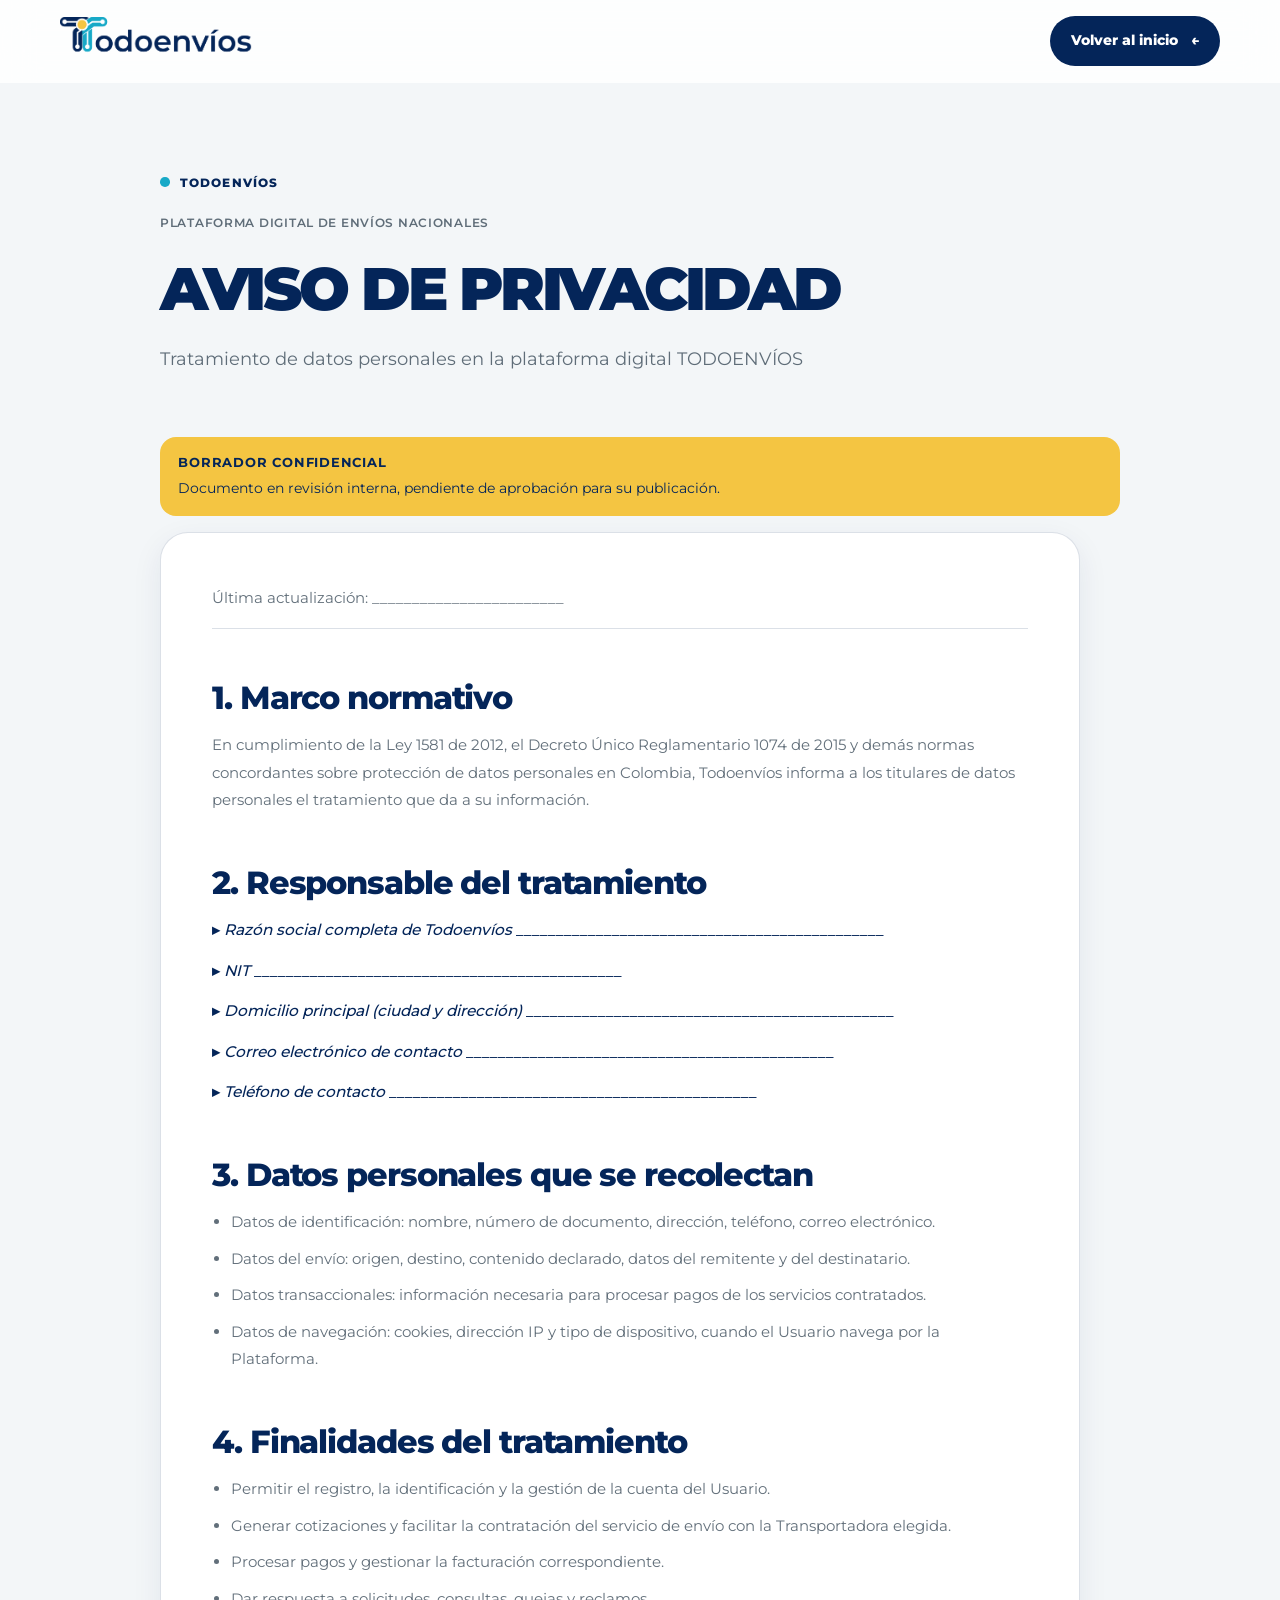
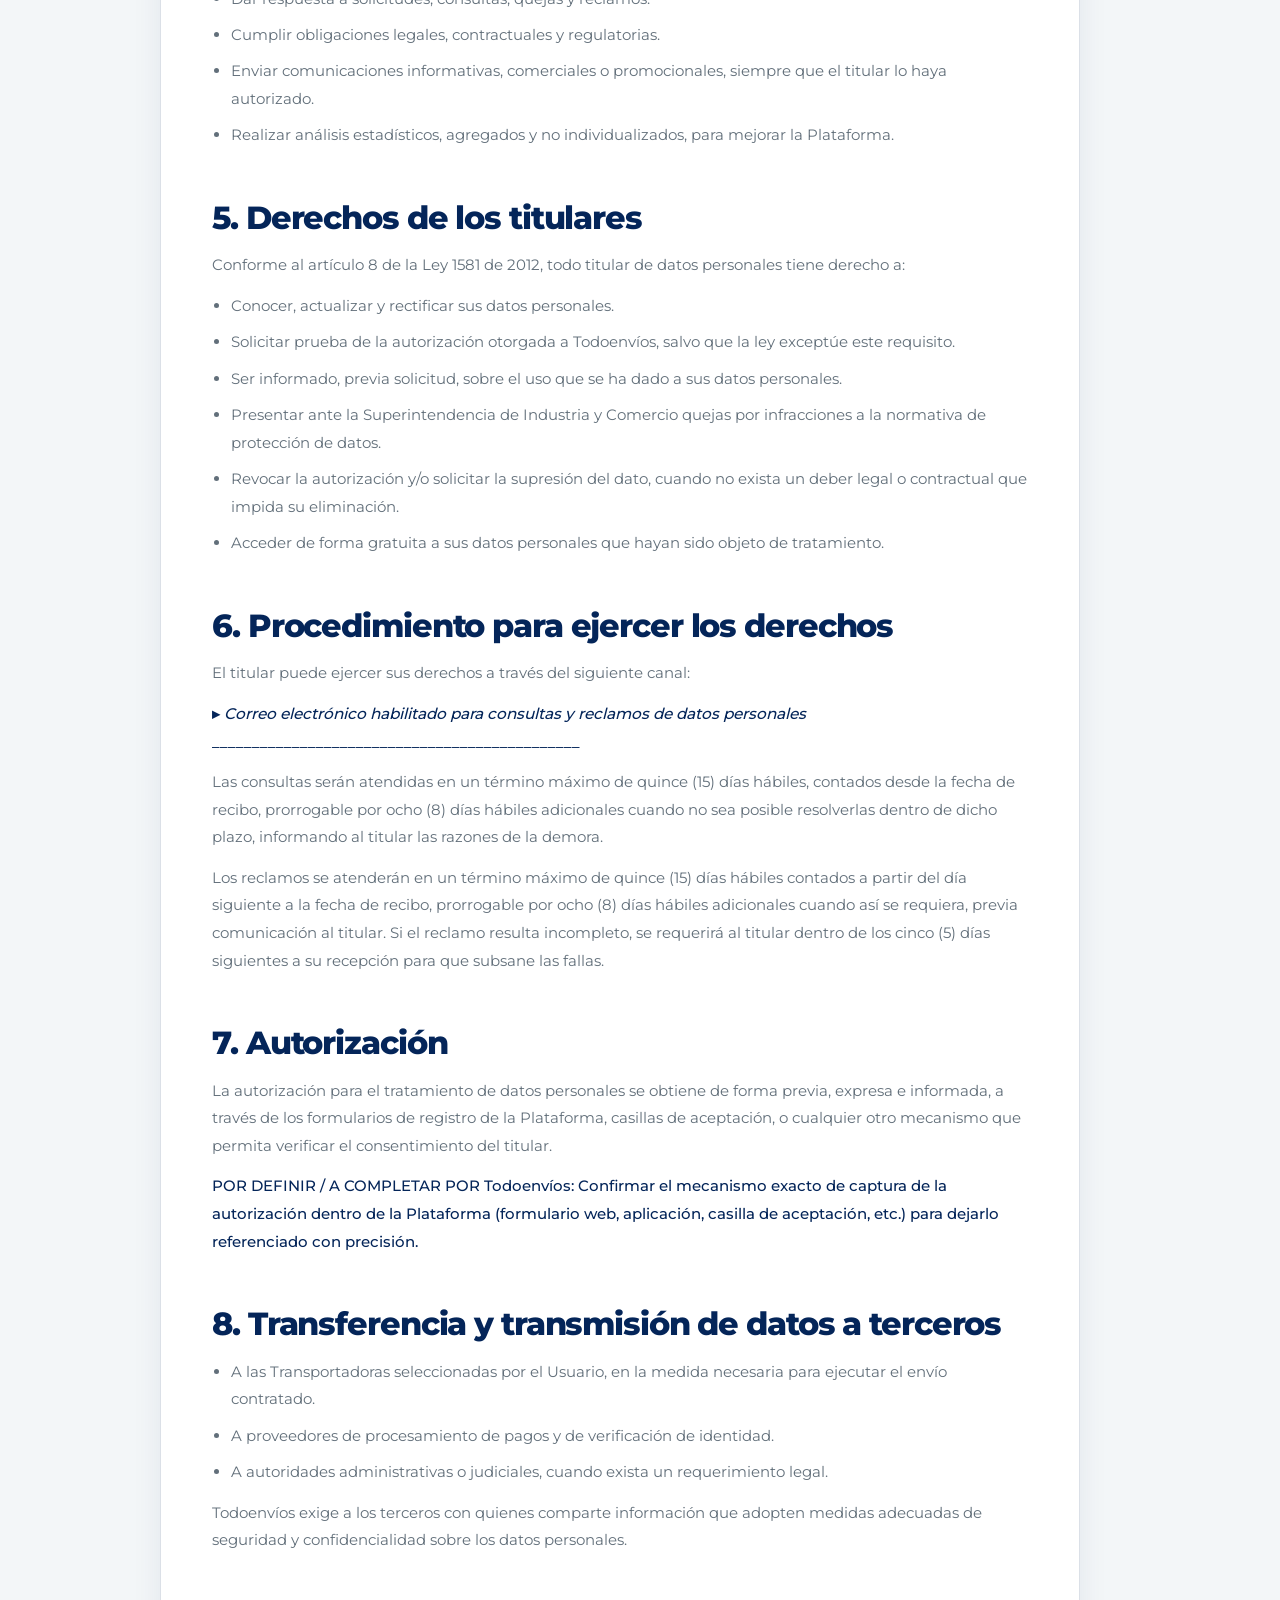
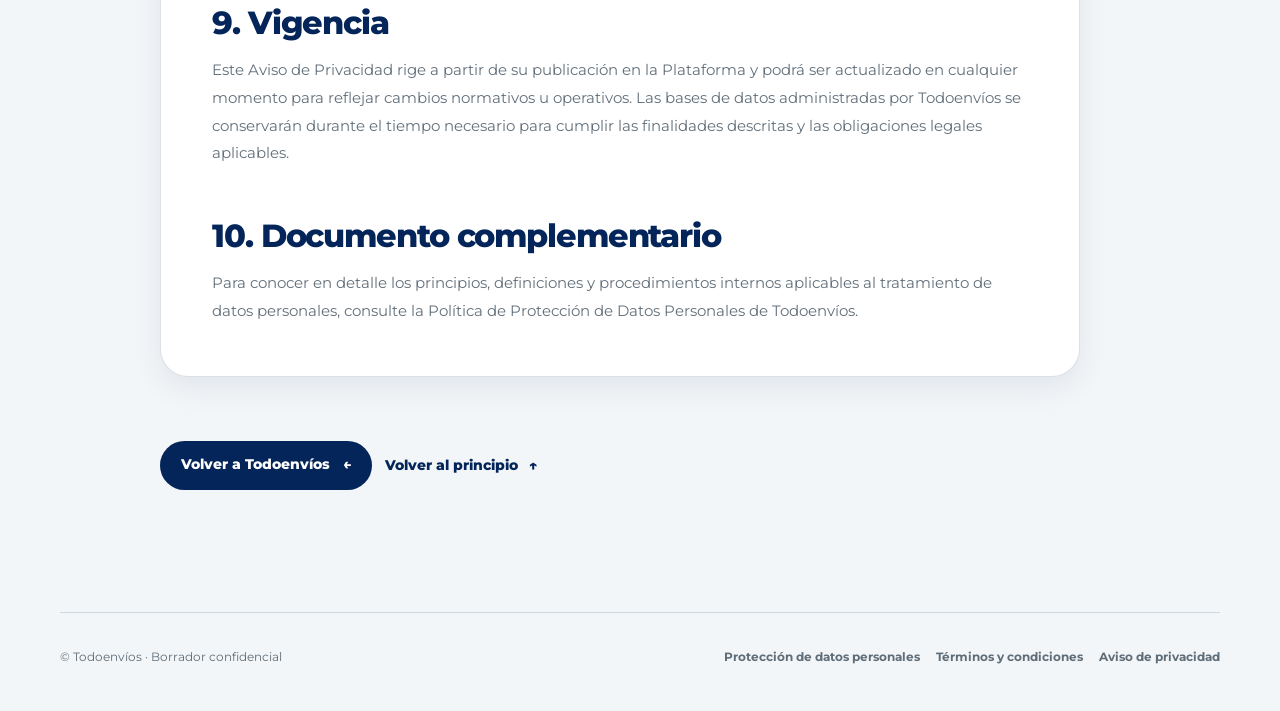
<file: aviso-privacidad.html>
<!doctype html>
<html lang="es" data-theme="light">
  <head>
    <meta charset="UTF-8">
    <meta name="viewport" content="width=device-width, initial-scale=1.0">
    <meta name="theme-color" content="#FFFFFF">
    <meta name="description" content="Borrador de aviso de privacidad de Todoenvíos.">
    <meta name="robots" content="noindex, nofollow, noarchive">
    <title>Aviso de privacidad — Todoenvíos</title>
    <link rel="icon" type="image/png" href="assets/icons/favicon-todoenvios-claro.png" media="(prefers-color-scheme: light)">
    <link rel="icon" type="image/png" href="assets/icons/favicon-todoenvios-oscuro.png" media="(prefers-color-scheme: dark)">
    <link rel="apple-touch-icon" href="assets/icons/favicon-todoenvios-claro.png">
    <link rel="preload" href="assets/fonts/montserrat-variable.ttf" as="font" type="font/ttf" crossorigin>
    <link rel="stylesheet" href="css/main.css?v=16">
    <link rel="stylesheet" href="css/pages/legal.css?v=2">
  </head>
  <body class="legal-page">
    <a class="skip-link" href="#documento">Saltar al documento</a>
    <header class="site-header legal-header">
      <div class="container navbar">
        <a class="wordmark" href="index.html" aria-label="Todoenvíos, volver al inicio">
          <img class="wordmark__logo" src="assets/logos/todoenvios-fondo-claro.png" width="946" height="178" alt="">
        </a>
        <a class="button button--primary legal-header__back" href="index.html" aria-label="Volver al inicio">
          <span>Volver al inicio</span><span aria-hidden="true">←</span>
        </a>
      </div>
    </header>

    <main class="container legal-main" id="documento">
      <div class="legal-hero">
        <p class="eyebrow"><span></span> TODOENVÍOS</p>
        <p class="legal-hero__brand">PLATAFORMA DIGITAL DE ENVÍOS NACIONALES</p>
        <h1>AVISO DE PRIVACIDAD</h1>
        <p>Tratamiento de datos personales en la plataforma digital TODOENVÍOS</p>
      </div>

      <aside class="legal-notice" aria-label="Estado del documento">
        <strong>Borrador confidencial</strong>
        <p>Documento en revisión interna, pendiente de aprobación para su publicación.</p>
      </aside>

      <article class="legal-document" aria-label="Aviso de privacidad">
        <p class="legal-document__meta">Última actualización: ________________________</p>
        <section aria-labelledby="seccion-1">
          <h2 id="seccion-1">1. Marco normativo</h2>
          <p>En cumplimiento de la Ley 1581 de 2012, el Decreto Único Reglamentario 1074 de 2015 y demás normas concordantes sobre protección de datos personales en Colombia, Todoenvíos informa a los titulares de datos personales el tratamiento que da a su información.</p>
        </section>
        <section aria-labelledby="seccion-2">
          <h2 id="seccion-2">2. Responsable del tratamiento</h2>
          <p class="legal-pending"><strong>▸ </strong><em>Razón social completa de Todoenvíos</em>  ______________________________________________</p>
          <p class="legal-pending"><strong>▸ </strong><em>NIT</em>  ______________________________________________</p>
          <p class="legal-pending"><strong>▸ </strong><em>Domicilio principal (ciudad y dirección)</em>  ______________________________________________</p>
          <p class="legal-pending"><strong>▸ </strong><em>Correo electrónico de contacto</em>  ______________________________________________</p>
          <p class="legal-pending"><strong>▸ </strong><em>Teléfono de contacto</em>  ______________________________________________</p>
        </section>
        <section aria-labelledby="seccion-3">
          <h2 id="seccion-3">3. Datos personales que se recolectan</h2>
          <ul>
            <li>Datos de identificación: nombre, número de documento, dirección, teléfono, correo electrónico.</li>
            <li>Datos del envío: origen, destino, contenido declarado, datos del remitente y del destinatario.</li>
            <li>Datos transaccionales: información necesaria para procesar pagos de los servicios contratados.</li>
            <li>Datos de navegación: cookies, dirección IP y tipo de dispositivo, cuando el Usuario navega por la Plataforma.</li>
          </ul>
        </section>
        <section aria-labelledby="seccion-4">
          <h2 id="seccion-4">4. Finalidades del tratamiento</h2>
          <ul>
            <li>Permitir el registro, la identificación y la gestión de la cuenta del Usuario.</li>
            <li>Generar cotizaciones y facilitar la contratación del servicio de envío con la Transportadora elegida.</li>
            <li>Procesar pagos y gestionar la facturación correspondiente.</li>
            <li>Dar respuesta a solicitudes, consultas, quejas y reclamos.</li>
            <li>Cumplir obligaciones legales, contractuales y regulatorias.</li>
            <li>Enviar comunicaciones informativas, comerciales o promocionales, siempre que el titular lo haya autorizado.</li>
            <li>Realizar análisis estadísticos, agregados y no individualizados, para mejorar la Plataforma.</li>
          </ul>
        </section>
        <section aria-labelledby="seccion-5">
          <h2 id="seccion-5">5. Derechos de los titulares</h2>
          <p>Conforme al artículo 8 de la Ley 1581 de 2012, todo titular de datos personales tiene derecho a:</p>
          <ul>
            <li>Conocer, actualizar y rectificar sus datos personales.</li>
            <li>Solicitar prueba de la autorización otorgada a Todoenvíos, salvo que la ley exceptúe este requisito.</li>
            <li>Ser informado, previa solicitud, sobre el uso que se ha dado a sus datos personales.</li>
            <li>Presentar ante la Superintendencia de Industria y Comercio quejas por infracciones a la normativa de protección de datos.</li>
            <li>Revocar la autorización y/o solicitar la supresión del dato, cuando no exista un deber legal o contractual que impida su eliminación.</li>
            <li>Acceder de forma gratuita a sus datos personales que hayan sido objeto de tratamiento.</li>
          </ul>
        </section>
        <section aria-labelledby="seccion-6">
          <h2 id="seccion-6">6. Procedimiento para ejercer los derechos</h2>
          <p>El titular puede ejercer sus derechos a través del siguiente canal:</p>
          <p class="legal-pending"><strong>▸ </strong><em>Correo electrónico habilitado para consultas y reclamos de datos personales</em>  ______________________________________________</p>
          <p>Las consultas serán atendidas en un término máximo de quince (15) días hábiles, contados desde la fecha de recibo, prorrogable por ocho (8) días hábiles adicionales cuando no sea posible resolverlas dentro de dicho plazo, informando al titular las razones de la demora.</p>
          <p>Los reclamos se atenderán en un término máximo de quince (15) días hábiles contados a partir del día siguiente a la fecha de recibo, prorrogable por ocho (8) días hábiles adicionales cuando así se requiera, previa comunicación al titular. Si el reclamo resulta incompleto, se requerirá al titular dentro de los cinco (5) días siguientes a su recepción para que subsane las fallas.</p>
        </section>
        <section aria-labelledby="seccion-7">
          <h2 id="seccion-7">7. Autorización</h2>
          <p>La autorización para el tratamiento de datos personales se obtiene de forma previa, expresa e informada, a través de los formularios de registro de la Plataforma, casillas de aceptación, o cualquier otro mecanismo que permita verificar el consentimiento del titular.</p>
          <p class="legal-pending">POR DEFINIR / A COMPLETAR POR Todoenvíos: Confirmar el mecanismo exacto de captura de la autorización dentro de la Plataforma (formulario web, aplicación, casilla de aceptación, etc.) para dejarlo referenciado con precisión.</p>
        </section>
        <section aria-labelledby="seccion-8">
          <h2 id="seccion-8">8. Transferencia y transmisión de datos a terceros</h2>
          <ul>
            <li>A las Transportadoras seleccionadas por el Usuario, en la medida necesaria para ejecutar el envío contratado.</li>
            <li>A proveedores de procesamiento de pagos y de verificación de identidad.</li>
            <li>A autoridades administrativas o judiciales, cuando exista un requerimiento legal.</li>
          </ul>
          <p>Todoenvíos exige a los terceros con quienes comparte información que adopten medidas adecuadas de seguridad y confidencialidad sobre los datos personales.</p>
        </section>
        <section aria-labelledby="seccion-9">
          <h2 id="seccion-9">9. Vigencia</h2>
          <p>Este Aviso de Privacidad rige a partir de su publicación en la Plataforma y podrá ser actualizado en cualquier momento para reflejar cambios normativos u operativos. Las bases de datos administradas por Todoenvíos se conservarán durante el tiempo necesario para cumplir las finalidades descritas y las obligaciones legales aplicables.</p>
        </section>
        <section aria-labelledby="seccion-10">
          <h2 id="seccion-10">10. Documento complementario</h2>
          <p>Para conocer en detalle los principios, definiciones y procedimientos internos aplicables al tratamiento de datos personales, consulte la Política de Protección de Datos Personales de Todoenvíos.</p>
        </section>
      </article>

      <div class="legal-actions">
        <a class="button button--primary" href="index.html">Volver a Todoenvíos <span aria-hidden="true">←</span></a>
        <a class="text-link" href="#documento">Volver al principio <span aria-hidden="true">↑</span></a>
      </div>
    </main>

    <footer class="container legal-footer">
      <div class="legal-footer__inner">
        <span>© Todoenvíos · Borrador confidencial</span>
        <nav class="legal-footer__links" aria-label="Enlaces legales">
          <a href="privacidad.html">Protección de datos personales</a>
          <a href="terminos.html">Términos y condiciones</a>
          <a href="aviso-privacidad.html" aria-current="page">Aviso de privacidad</a>
        </nav>
      </div>
    </footer>
  </body>
</html>
</file>
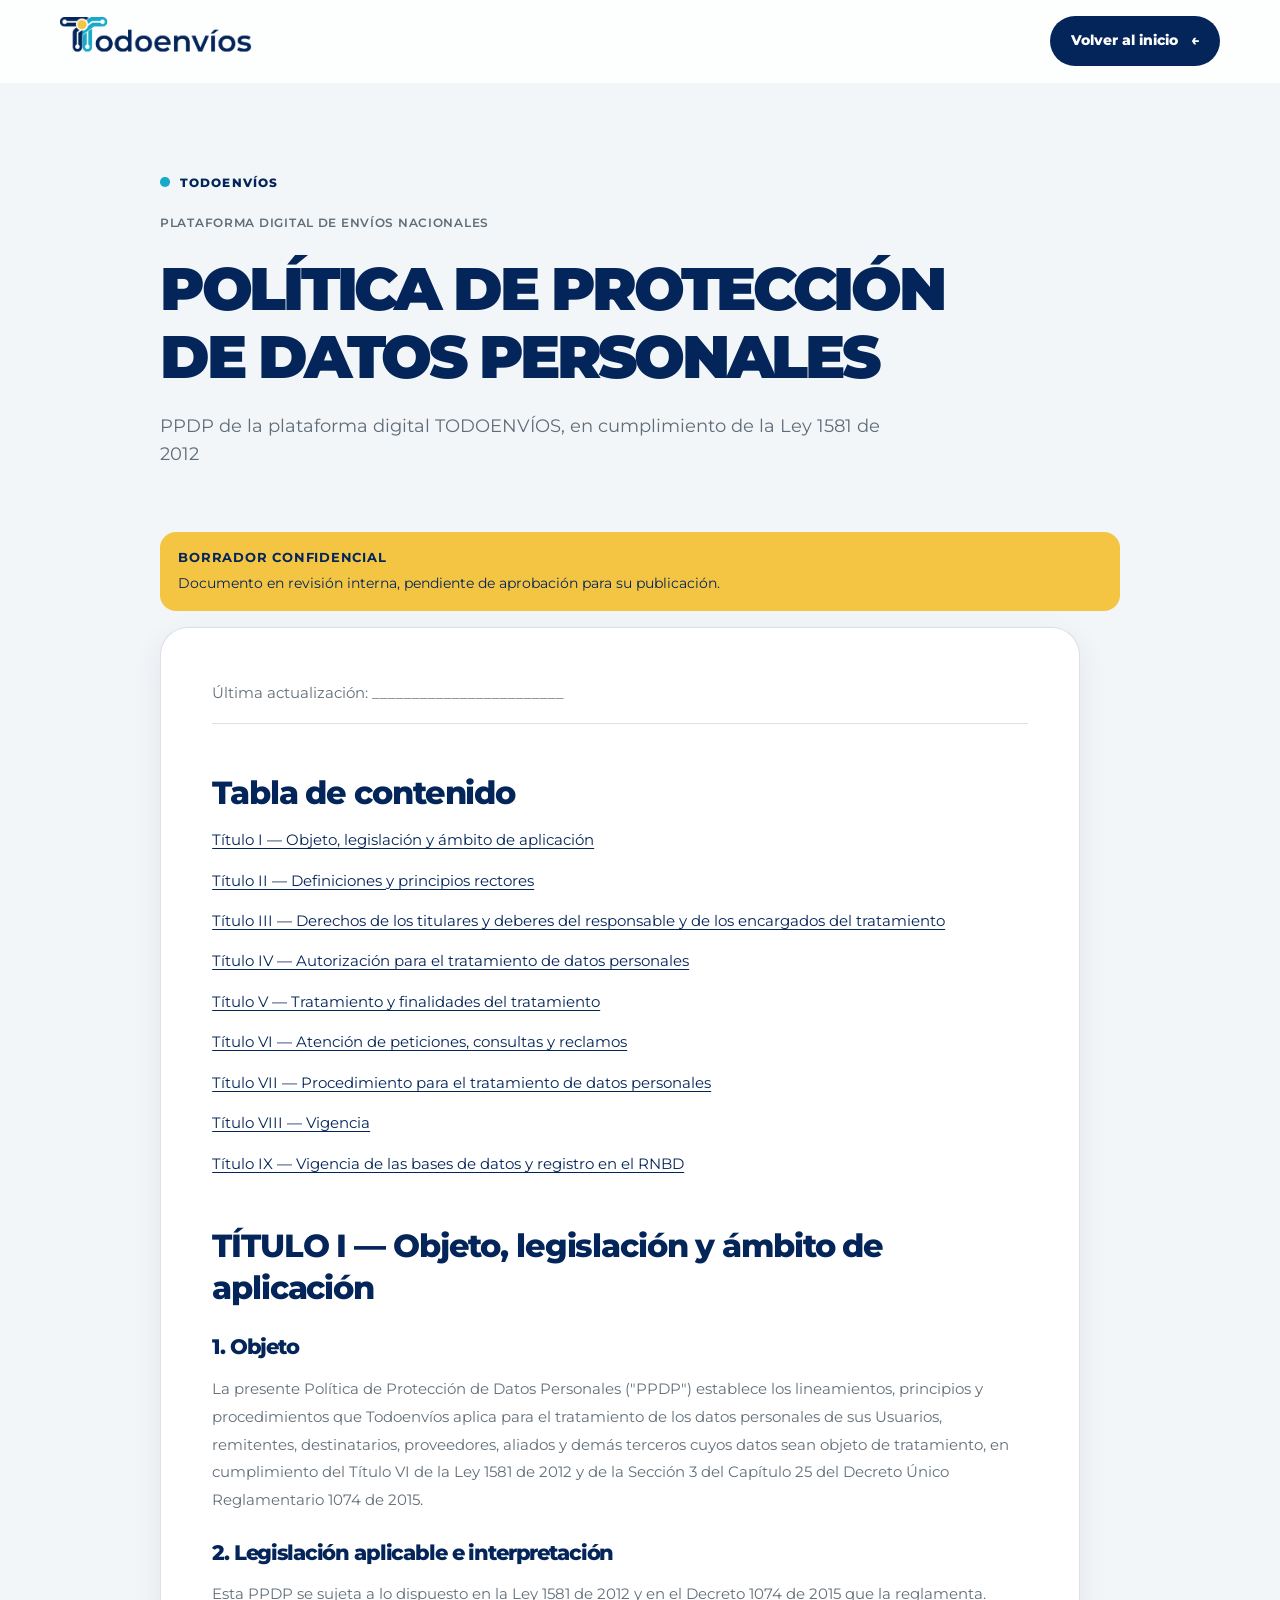
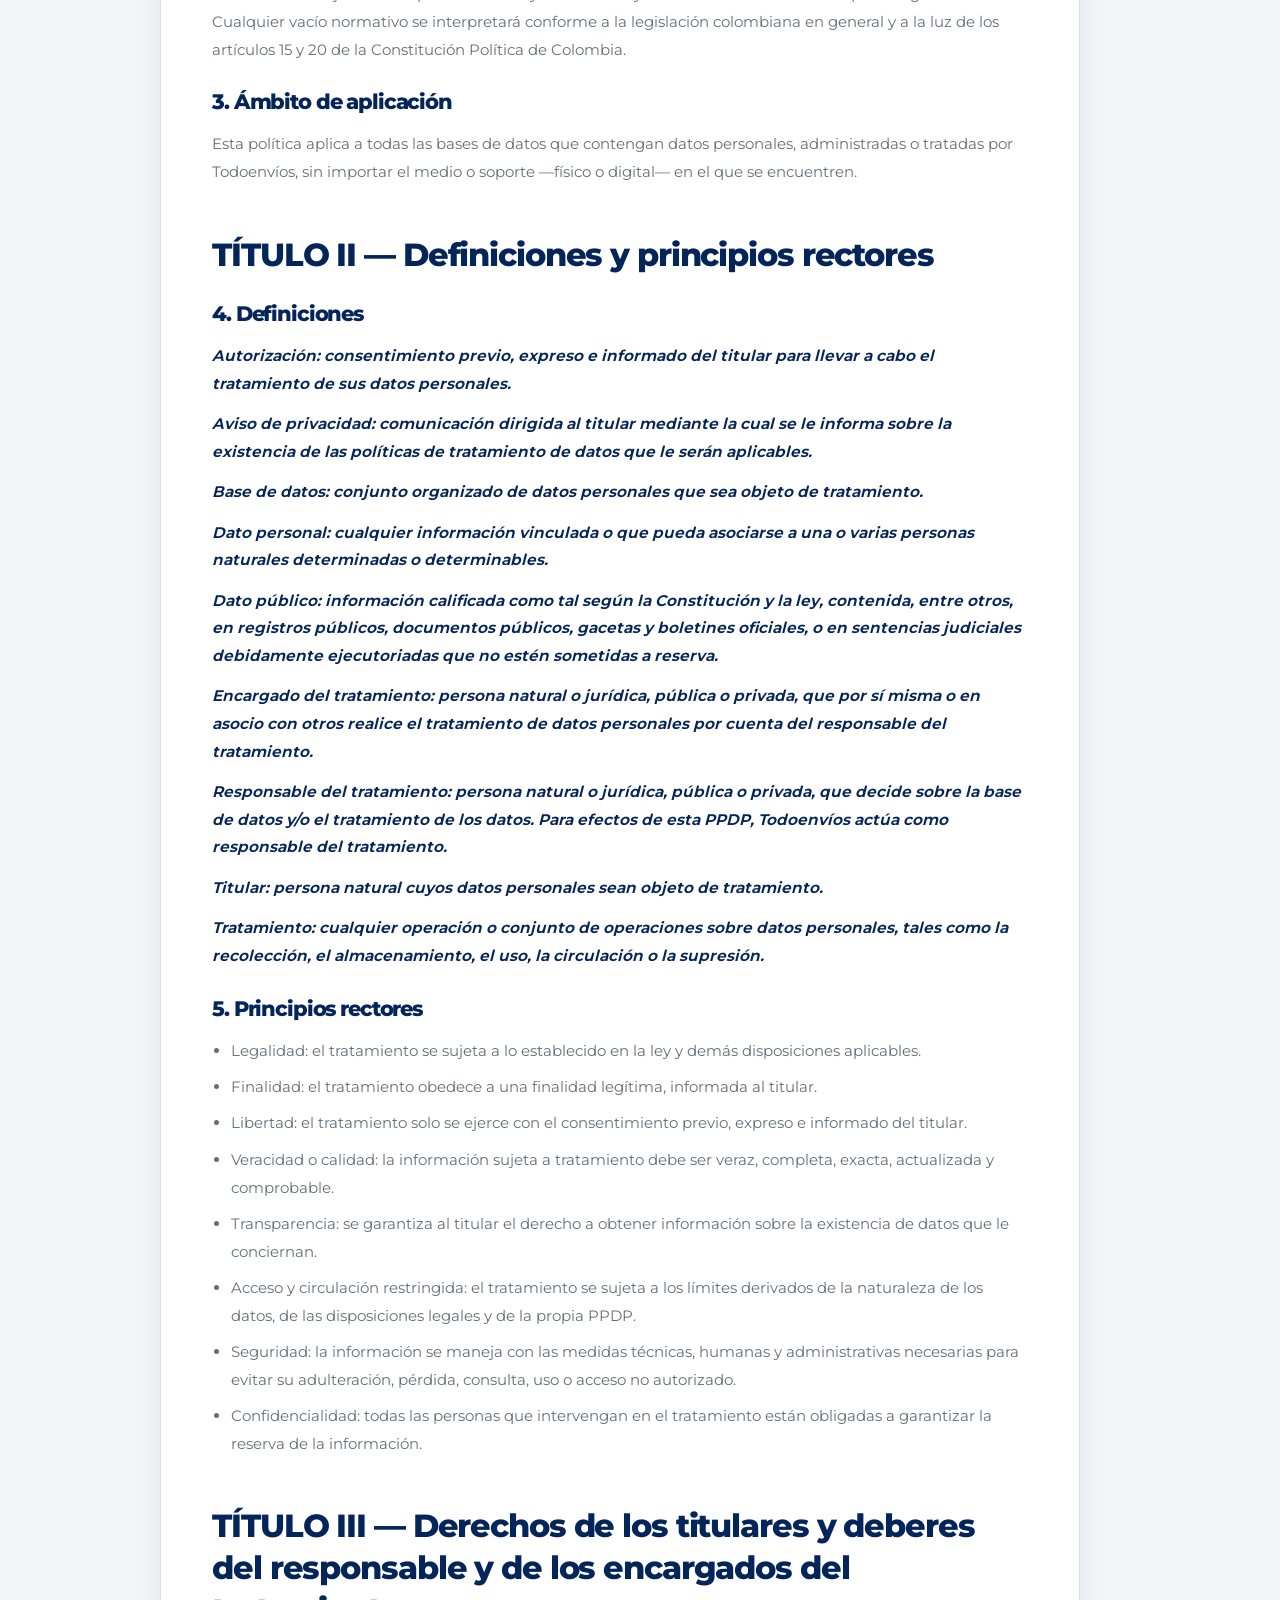
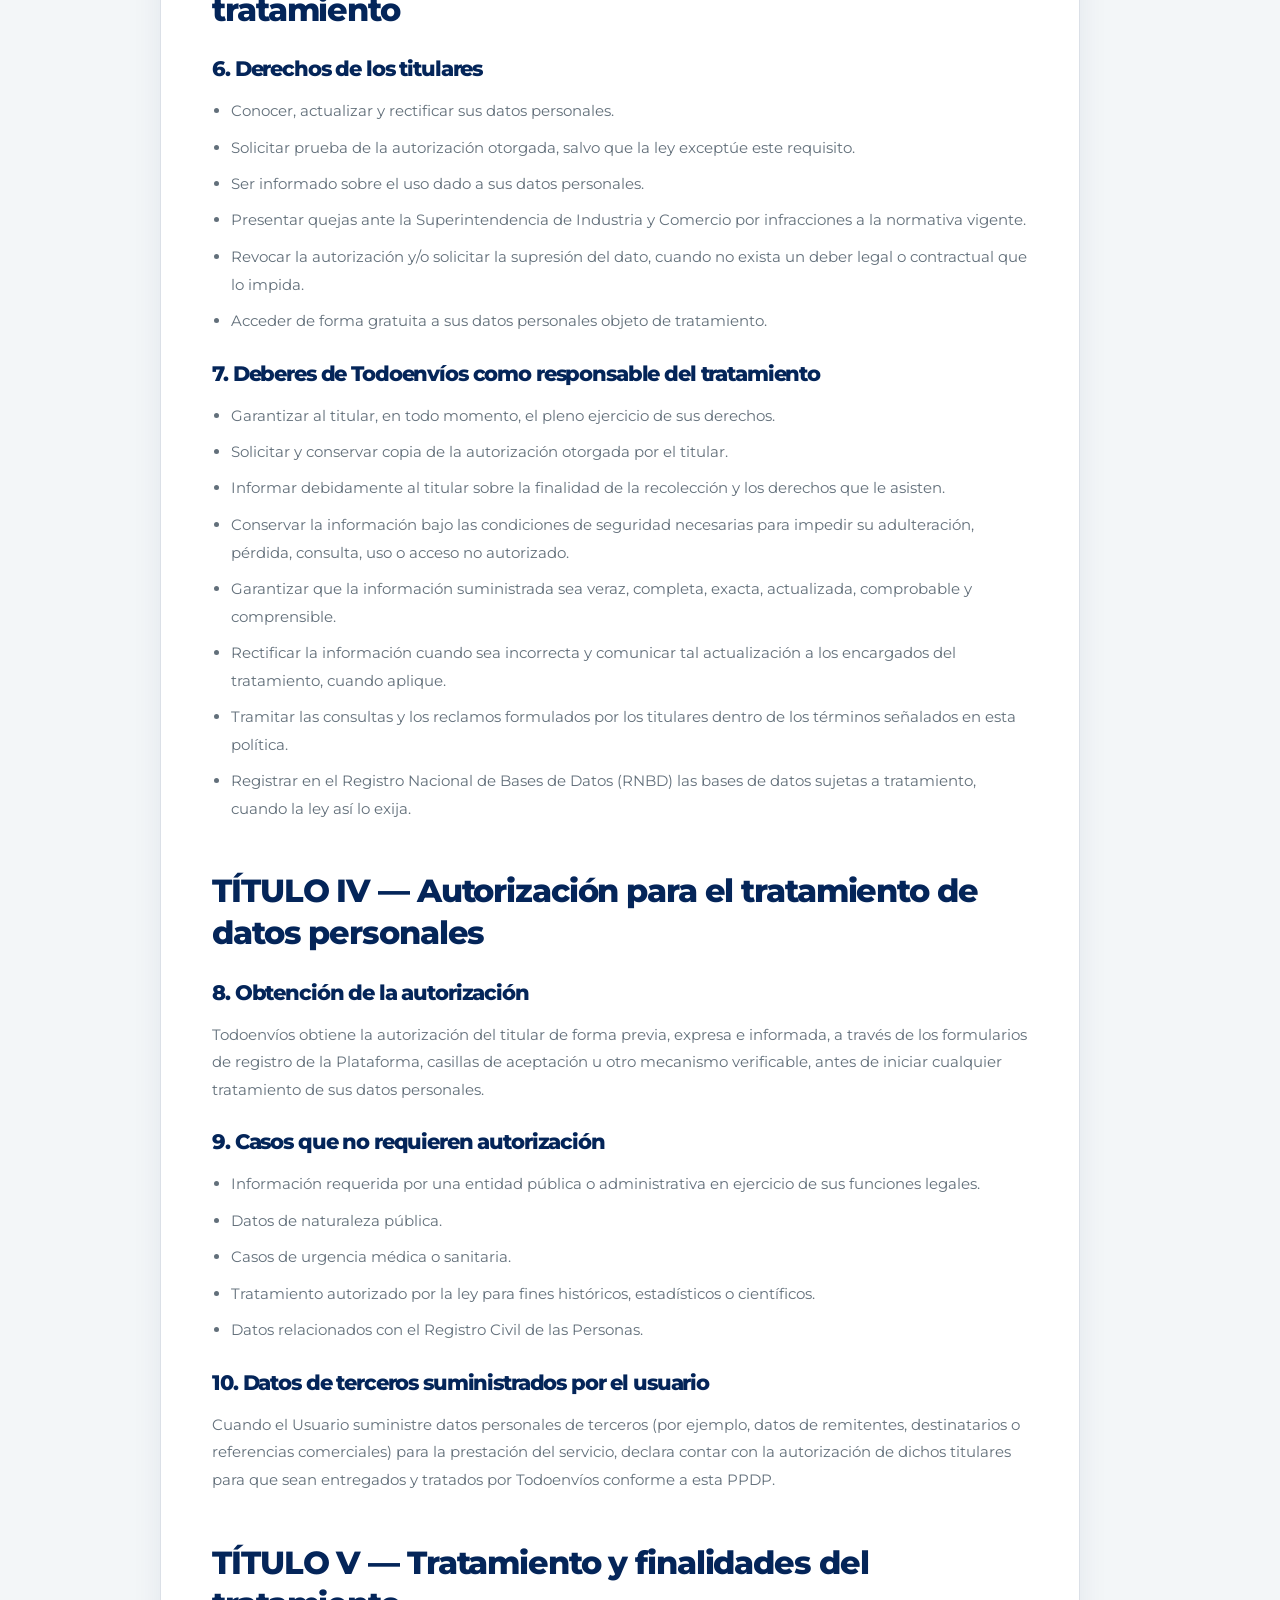
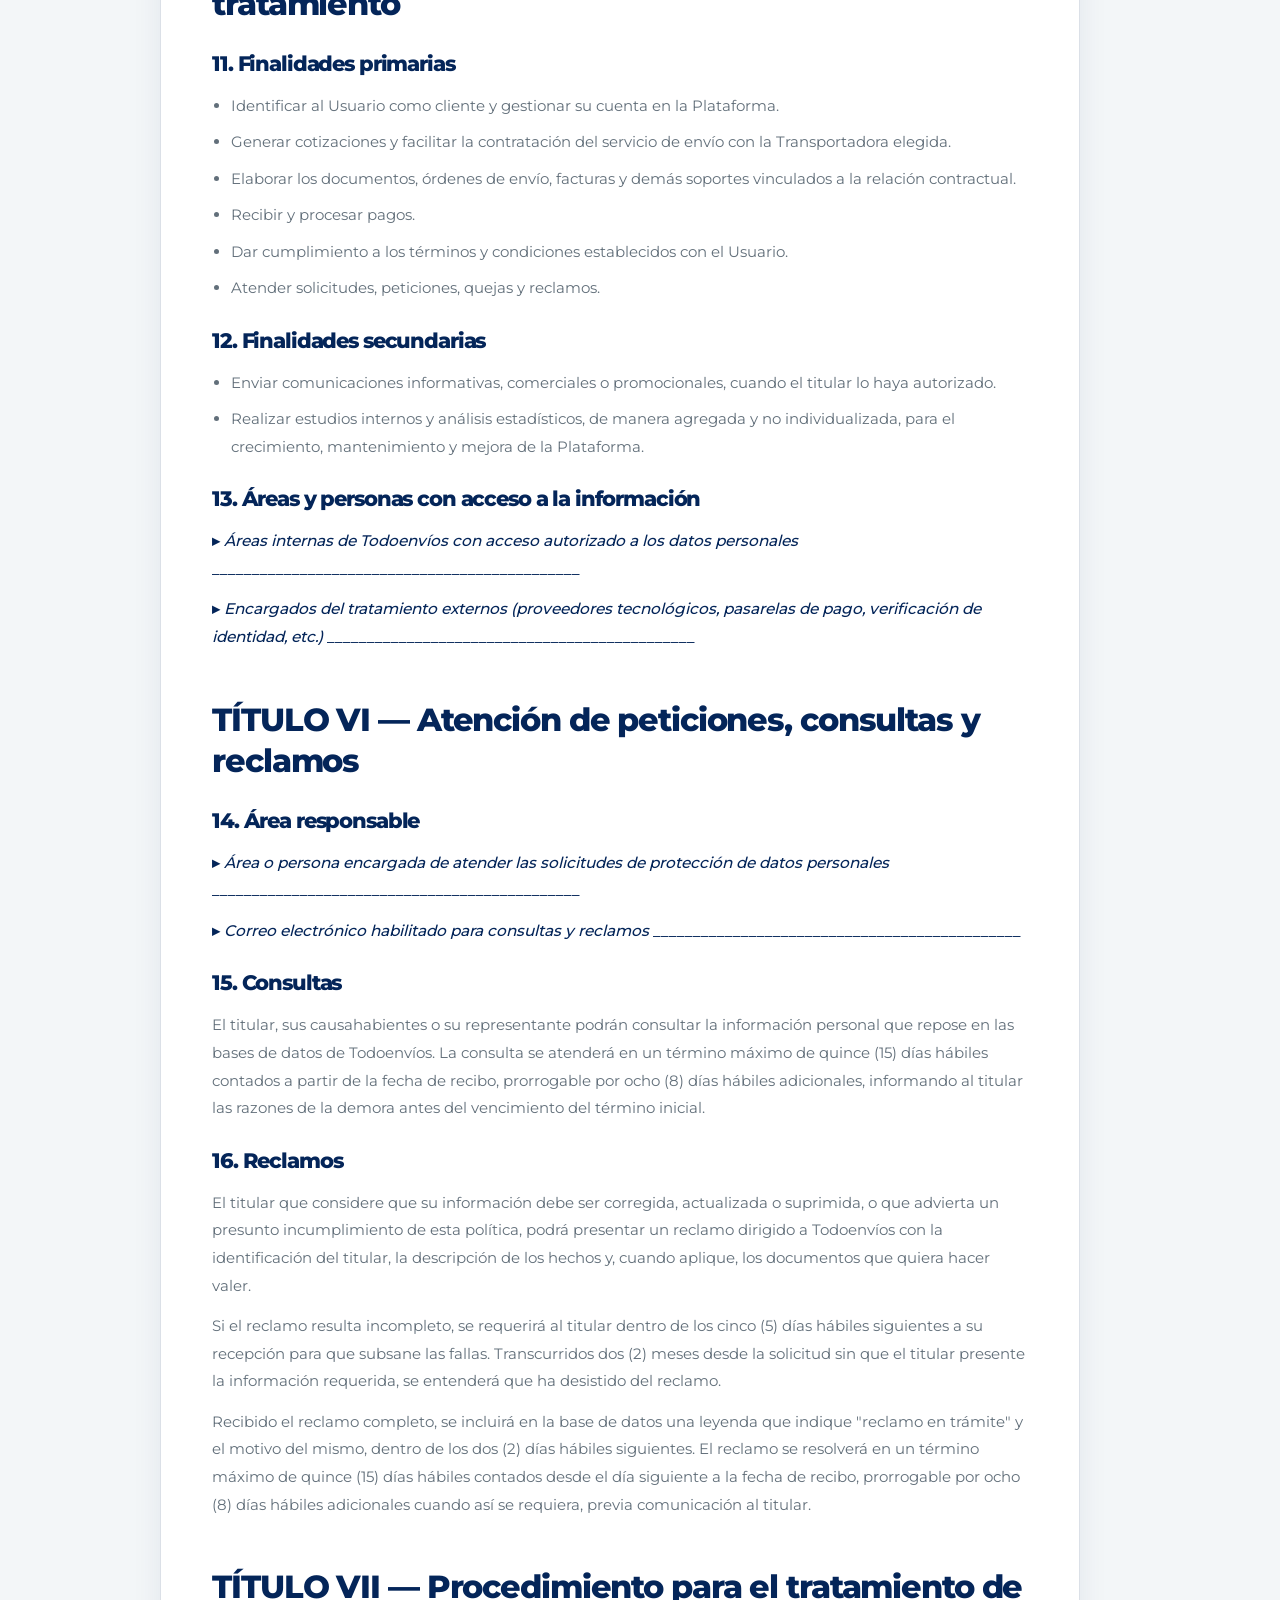
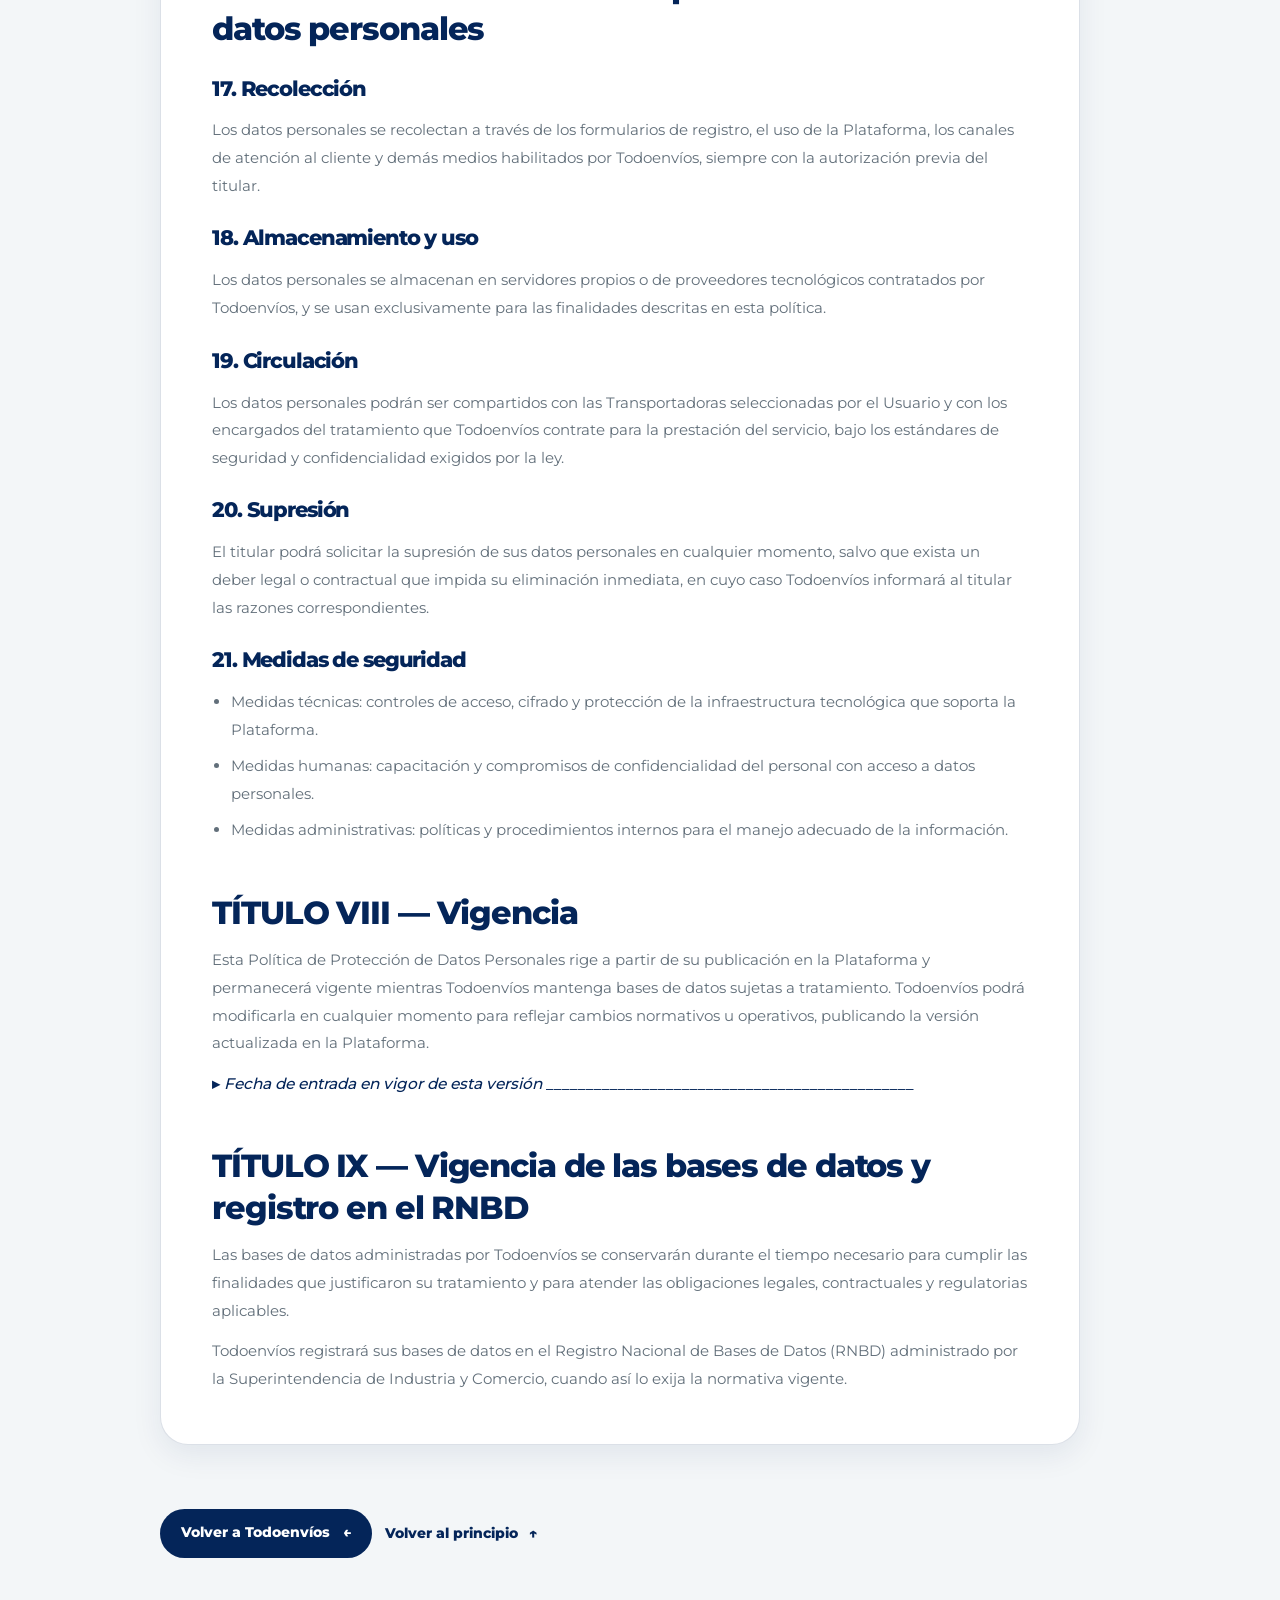
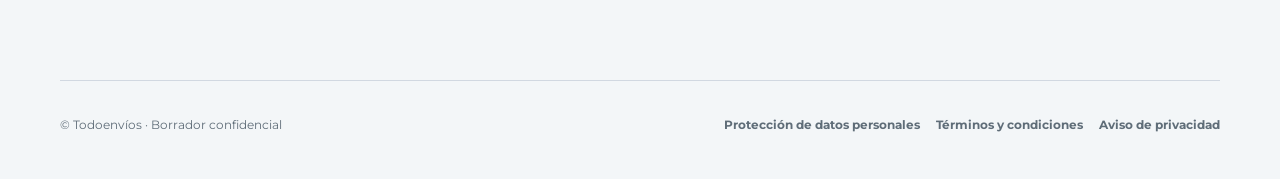
<file: privacidad.html>
<!doctype html>
<html lang="es" data-theme="light">
  <head>
    <meta charset="UTF-8">
    <meta name="viewport" content="width=device-width, initial-scale=1.0">
    <meta name="theme-color" content="#FFFFFF">
    <meta name="description" content="Borrador de protección de datos personales de Todoenvíos.">
    <meta name="robots" content="noindex, nofollow, noarchive">
    <title>Protección de datos personales — Todoenvíos</title>
    <link rel="icon" type="image/png" href="assets/icons/favicon-todoenvios-claro.png" media="(prefers-color-scheme: light)">
    <link rel="icon" type="image/png" href="assets/icons/favicon-todoenvios-oscuro.png" media="(prefers-color-scheme: dark)">
    <link rel="apple-touch-icon" href="assets/icons/favicon-todoenvios-claro.png">
    <link rel="preload" href="assets/fonts/montserrat-variable.ttf" as="font" type="font/ttf" crossorigin>
    <link rel="stylesheet" href="css/main.css?v=16">
    <link rel="stylesheet" href="css/pages/legal.css?v=2">
  </head>
  <body class="legal-page">
    <a class="skip-link" href="#documento">Saltar al documento</a>
    <header class="site-header legal-header">
      <div class="container navbar">
        <a class="wordmark" href="index.html" aria-label="Todoenvíos, volver al inicio">
          <img class="wordmark__logo" src="assets/logos/todoenvios-fondo-claro.png" width="946" height="178" alt="">
        </a>
        <a class="button button--primary legal-header__back" href="index.html" aria-label="Volver al inicio">
          <span>Volver al inicio</span><span aria-hidden="true">←</span>
        </a>
      </div>
    </header>

    <main class="container legal-main" id="documento">
      <div class="legal-hero">
        <p class="eyebrow"><span></span> TODOENVÍOS</p>
        <p class="legal-hero__brand">PLATAFORMA DIGITAL DE ENVÍOS NACIONALES</p>
        <h1>POLÍTICA DE PROTECCIÓN DE DATOS PERSONALES</h1>
        <p>PPDP de la plataforma digital TODOENVÍOS, en cumplimiento de la Ley 1581 de 2012</p>
      </div>

      <aside class="legal-notice" aria-label="Estado del documento">
        <strong>Borrador confidencial</strong>
        <p>Documento en revisión interna, pendiente de aprobación para su publicación.</p>
      </aside>

      <article class="legal-document" aria-label="Protección de datos personales">
        <p class="legal-document__meta">Última actualización: ________________________</p>
        <section aria-labelledby="indice">
          <h2 id="indice">Tabla de contenido</h2>
          <p><a href="#seccion-1">Título I — Objeto, legislación y ámbito de aplicación</a></p>
          <p><a href="#seccion-2">Título II — Definiciones y principios rectores</a></p>
          <p><a href="#seccion-3">Título III — Derechos de los titulares y deberes del responsable y de los encargados del tratamiento</a></p>
          <p><a href="#seccion-4">Título IV — Autorización para el tratamiento de datos personales</a></p>
          <p><a href="#seccion-5">Título V — Tratamiento y finalidades del tratamiento</a></p>
          <p><a href="#seccion-6">Título VI — Atención de peticiones, consultas y reclamos</a></p>
          <p><a href="#seccion-7">Título VII — Procedimiento para el tratamiento de datos personales</a></p>
          <p><a href="#seccion-8">Título VIII — Vigencia</a></p>
          <p><a href="#seccion-9">Título IX — Vigencia de las bases de datos y registro en el RNBD</a></p>
        </section>
        <section aria-labelledby="seccion-1">
          <h2 id="seccion-1">TÍTULO I — Objeto, legislación y ámbito de aplicación</h2>
          <h3>1. Objeto</h3>
          <p>La presente Política de Protección de Datos Personales (&quot;PPDP&quot;) establece los lineamientos, principios y procedimientos que Todoenvíos aplica para el tratamiento de los datos personales de sus Usuarios, remitentes, destinatarios, proveedores, aliados y demás terceros cuyos datos sean objeto de tratamiento, en cumplimiento del Título VI de la Ley 1581 de 2012 y de la Sección 3 del Capítulo 25 del Decreto Único Reglamentario 1074 de 2015.</p>
          <h3>2. Legislación aplicable e interpretación</h3>
          <p>Esta PPDP se sujeta a lo dispuesto en la Ley 1581 de 2012 y en el Decreto 1074 de 2015 que la reglamenta. Cualquier vacío normativo se interpretará conforme a la legislación colombiana en general y a la luz de los artículos 15 y 20 de la Constitución Política de Colombia.</p>
          <h3>3. Ámbito de aplicación</h3>
          <p>Esta política aplica a todas las bases de datos que contengan datos personales, administradas o tratadas por Todoenvíos, sin importar el medio o soporte —físico o digital— en el que se encuentren.</p>
        </section>
        <section aria-labelledby="seccion-2">
          <h2 id="seccion-2">TÍTULO II — Definiciones y principios rectores</h2>
          <h3>4. Definiciones</h3>
          <p><em><strong>Autorización: </strong></em><em><strong>consentimiento previo, expreso e informado del titular para llevar a cabo el tratamiento de sus datos personales.</strong></em></p>
          <p><em><strong>Aviso de privacidad: </strong></em><em><strong>comunicación dirigida al titular mediante la cual se le informa sobre la existencia de las políticas de tratamiento de datos que le serán aplicables.</strong></em></p>
          <p><em><strong>Base de datos: </strong></em><em><strong>conjunto organizado de datos personales que sea objeto de tratamiento.</strong></em></p>
          <p><em><strong>Dato personal: </strong></em><em><strong>cualquier información vinculada o que pueda asociarse a una o varias personas naturales determinadas o determinables.</strong></em></p>
          <p><em><strong>Dato público: </strong></em><em><strong>información calificada como tal según la Constitución y la ley, contenida, entre otros, en registros públicos, documentos públicos, gacetas y boletines oficiales, o en sentencias judiciales debidamente ejecutoriadas que no estén sometidas a reserva.</strong></em></p>
          <p><em><strong>Encargado del tratamiento: </strong></em><em><strong>persona natural o jurídica, pública o privada, que por sí misma o en asocio con otros realice el tratamiento de datos personales por cuenta del responsable del tratamiento.</strong></em></p>
          <p><em><strong>Responsable del tratamiento: </strong></em><em><strong>persona natural o jurídica, pública o privada, que decide sobre la base de datos y/o el tratamiento de los datos. Para efectos de esta PPDP, Todoenvíos actúa como responsable del tratamiento.</strong></em></p>
          <p><em><strong>Titular: </strong></em><em><strong>persona natural cuyos datos personales sean objeto de tratamiento.</strong></em></p>
          <p><em><strong>Tratamiento: </strong></em><em><strong>cualquier operación o conjunto de operaciones sobre datos personales, tales como la recolección, el almacenamiento, el uso, la circulación o la supresión.</strong></em></p>
          <h3>5. Principios rectores</h3>
          <ul>
            <li>Legalidad: el tratamiento se sujeta a lo establecido en la ley y demás disposiciones aplicables.</li>
            <li>Finalidad: el tratamiento obedece a una finalidad legítima, informada al titular.</li>
            <li>Libertad: el tratamiento solo se ejerce con el consentimiento previo, expreso e informado del titular.</li>
            <li>Veracidad o calidad: la información sujeta a tratamiento debe ser veraz, completa, exacta, actualizada y comprobable.</li>
            <li>Transparencia: se garantiza al titular el derecho a obtener información sobre la existencia de datos que le conciernan.</li>
            <li>Acceso y circulación restringida: el tratamiento se sujeta a los límites derivados de la naturaleza de los datos, de las disposiciones legales y de la propia PPDP.</li>
            <li>Seguridad: la información se maneja con las medidas técnicas, humanas y administrativas necesarias para evitar su adulteración, pérdida, consulta, uso o acceso no autorizado.</li>
            <li>Confidencialidad: todas las personas que intervengan en el tratamiento están obligadas a garantizar la reserva de la información.</li>
          </ul>
        </section>
        <section aria-labelledby="seccion-3">
          <h2 id="seccion-3">TÍTULO III — Derechos de los titulares y deberes del responsable y de los encargados del tratamiento</h2>
          <h3>6. Derechos de los titulares</h3>
          <ul>
            <li>Conocer, actualizar y rectificar sus datos personales.</li>
            <li>Solicitar prueba de la autorización otorgada, salvo que la ley exceptúe este requisito.</li>
            <li>Ser informado sobre el uso dado a sus datos personales.</li>
            <li>Presentar quejas ante la Superintendencia de Industria y Comercio por infracciones a la normativa vigente.</li>
            <li>Revocar la autorización y/o solicitar la supresión del dato, cuando no exista un deber legal o contractual que lo impida.</li>
            <li>Acceder de forma gratuita a sus datos personales objeto de tratamiento.</li>
          </ul>
          <h3>7. Deberes de Todoenvíos como responsable del tratamiento</h3>
          <ul>
            <li>Garantizar al titular, en todo momento, el pleno ejercicio de sus derechos.</li>
            <li>Solicitar y conservar copia de la autorización otorgada por el titular.</li>
            <li>Informar debidamente al titular sobre la finalidad de la recolección y los derechos que le asisten.</li>
            <li>Conservar la información bajo las condiciones de seguridad necesarias para impedir su adulteración, pérdida, consulta, uso o acceso no autorizado.</li>
            <li>Garantizar que la información suministrada sea veraz, completa, exacta, actualizada, comprobable y comprensible.</li>
            <li>Rectificar la información cuando sea incorrecta y comunicar tal actualización a los encargados del tratamiento, cuando aplique.</li>
            <li>Tramitar las consultas y los reclamos formulados por los titulares dentro de los términos señalados en esta política.</li>
            <li>Registrar en el Registro Nacional de Bases de Datos (RNBD) las bases de datos sujetas a tratamiento, cuando la ley así lo exija.</li>
          </ul>
        </section>
        <section aria-labelledby="seccion-4">
          <h2 id="seccion-4">TÍTULO IV — Autorización para el tratamiento de datos personales</h2>
          <h3>8. Obtención de la autorización</h3>
          <p>Todoenvíos obtiene la autorización del titular de forma previa, expresa e informada, a través de los formularios de registro de la Plataforma, casillas de aceptación u otro mecanismo verificable, antes de iniciar cualquier tratamiento de sus datos personales.</p>
          <h3>9. Casos que no requieren autorización</h3>
          <ul>
            <li>Información requerida por una entidad pública o administrativa en ejercicio de sus funciones legales.</li>
            <li>Datos de naturaleza pública.</li>
            <li>Casos de urgencia médica o sanitaria.</li>
            <li>Tratamiento autorizado por la ley para fines históricos, estadísticos o científicos.</li>
            <li>Datos relacionados con el Registro Civil de las Personas.</li>
          </ul>
          <h3>10. Datos de terceros suministrados por el usuario</h3>
          <p>Cuando el Usuario suministre datos personales de terceros (por ejemplo, datos de remitentes, destinatarios o referencias comerciales) para la prestación del servicio, declara contar con la autorización de dichos titulares para que sean entregados y tratados por Todoenvíos conforme a esta PPDP.</p>
        </section>
        <section aria-labelledby="seccion-5">
          <h2 id="seccion-5">TÍTULO V — Tratamiento y finalidades del tratamiento</h2>
          <h3>11. Finalidades primarias</h3>
          <ul>
            <li>Identificar al Usuario como cliente y gestionar su cuenta en la Plataforma.</li>
            <li>Generar cotizaciones y facilitar la contratación del servicio de envío con la Transportadora elegida.</li>
            <li>Elaborar los documentos, órdenes de envío, facturas y demás soportes vinculados a la relación contractual.</li>
            <li>Recibir y procesar pagos.</li>
            <li>Dar cumplimiento a los términos y condiciones establecidos con el Usuario.</li>
            <li>Atender solicitudes, peticiones, quejas y reclamos.</li>
          </ul>
          <h3>12. Finalidades secundarias</h3>
          <ul>
            <li>Enviar comunicaciones informativas, comerciales o promocionales, cuando el titular lo haya autorizado.</li>
            <li>Realizar estudios internos y análisis estadísticos, de manera agregada y no individualizada, para el crecimiento, mantenimiento y mejora de la Plataforma.</li>
          </ul>
          <h3>13. Áreas y personas con acceso a la información</h3>
          <p class="legal-pending"><strong>▸ </strong><em>Áreas internas de Todoenvíos con acceso autorizado a los datos personales</em>  ______________________________________________</p>
          <p class="legal-pending"><strong>▸ </strong><em>Encargados del tratamiento externos (proveedores tecnológicos, pasarelas de pago, verificación de identidad, etc.)</em>  ______________________________________________</p>
        </section>
        <section aria-labelledby="seccion-6">
          <h2 id="seccion-6">TÍTULO VI — Atención de peticiones, consultas y reclamos</h2>
          <h3>14. Área responsable</h3>
          <p class="legal-pending"><strong>▸ </strong><em>Área o persona encargada de atender las solicitudes de protección de datos personales</em>  ______________________________________________</p>
          <p class="legal-pending"><strong>▸ </strong><em>Correo electrónico habilitado para consultas y reclamos</em>  ______________________________________________</p>
          <h3>15. Consultas</h3>
          <p>El titular, sus causahabientes o su representante podrán consultar la información personal que repose en las bases de datos de Todoenvíos. La consulta se atenderá en un término máximo de quince (15) días hábiles contados a partir de la fecha de recibo, prorrogable por ocho (8) días hábiles adicionales, informando al titular las razones de la demora antes del vencimiento del término inicial.</p>
          <h3>16. Reclamos</h3>
          <p>El titular que considere que su información debe ser corregida, actualizada o suprimida, o que advierta un presunto incumplimiento de esta política, podrá presentar un reclamo dirigido a Todoenvíos con la identificación del titular, la descripción de los hechos y, cuando aplique, los documentos que quiera hacer valer.</p>
          <p>Si el reclamo resulta incompleto, se requerirá al titular dentro de los cinco (5) días hábiles siguientes a su recepción para que subsane las fallas. Transcurridos dos (2) meses desde la solicitud sin que el titular presente la información requerida, se entenderá que ha desistido del reclamo.</p>
          <p>Recibido el reclamo completo, se incluirá en la base de datos una leyenda que indique &quot;reclamo en trámite&quot; y el motivo del mismo, dentro de los dos (2) días hábiles siguientes. El reclamo se resolverá en un término máximo de quince (15) días hábiles contados desde el día siguiente a la fecha de recibo, prorrogable por ocho (8) días hábiles adicionales cuando así se requiera, previa comunicación al titular.</p>
        </section>
        <section aria-labelledby="seccion-7">
          <h2 id="seccion-7">TÍTULO VII — Procedimiento para el tratamiento de datos personales</h2>
          <h3>17. Recolección</h3>
          <p>Los datos personales se recolectan a través de los formularios de registro, el uso de la Plataforma, los canales de atención al cliente y demás medios habilitados por Todoenvíos, siempre con la autorización previa del titular.</p>
          <h3>18. Almacenamiento y uso</h3>
          <p>Los datos personales se almacenan en servidores propios o de proveedores tecnológicos contratados por Todoenvíos, y se usan exclusivamente para las finalidades descritas en esta política.</p>
          <h3>19. Circulación</h3>
          <p>Los datos personales podrán ser compartidos con las Transportadoras seleccionadas por el Usuario y con los encargados del tratamiento que Todoenvíos contrate para la prestación del servicio, bajo los estándares de seguridad y confidencialidad exigidos por la ley.</p>
          <h3>20. Supresión</h3>
          <p>El titular podrá solicitar la supresión de sus datos personales en cualquier momento, salvo que exista un deber legal o contractual que impida su eliminación inmediata, en cuyo caso Todoenvíos informará al titular las razones correspondientes.</p>
          <h3>21. Medidas de seguridad</h3>
          <ul>
            <li>Medidas técnicas: controles de acceso, cifrado y protección de la infraestructura tecnológica que soporta la Plataforma.</li>
            <li>Medidas humanas: capacitación y compromisos de confidencialidad del personal con acceso a datos personales.</li>
            <li>Medidas administrativas: políticas y procedimientos internos para el manejo adecuado de la información.</li>
          </ul>
        </section>
        <section aria-labelledby="seccion-8">
          <h2 id="seccion-8">TÍTULO VIII — Vigencia</h2>
          <p>Esta Política de Protección de Datos Personales rige a partir de su publicación en la Plataforma y permanecerá vigente mientras Todoenvíos mantenga bases de datos sujetas a tratamiento. Todoenvíos podrá modificarla en cualquier momento para reflejar cambios normativos u operativos, publicando la versión actualizada en la Plataforma.</p>
          <p class="legal-pending"><strong>▸ </strong><em>Fecha de entrada en vigor de esta versión</em>  ______________________________________________</p>
        </section>
        <section aria-labelledby="seccion-9">
          <h2 id="seccion-9">TÍTULO IX — Vigencia de las bases de datos y registro en el RNBD</h2>
          <p>Las bases de datos administradas por Todoenvíos se conservarán durante el tiempo necesario para cumplir las finalidades que justificaron su tratamiento y para atender las obligaciones legales, contractuales y regulatorias aplicables.</p>
          <p>Todoenvíos registrará sus bases de datos en el Registro Nacional de Bases de Datos (RNBD) administrado por la Superintendencia de Industria y Comercio, cuando así lo exija la normativa vigente.</p>
        </section>
      </article>

      <div class="legal-actions">
        <a class="button button--primary" href="index.html">Volver a Todoenvíos <span aria-hidden="true">←</span></a>
        <a class="text-link" href="#documento">Volver al principio <span aria-hidden="true">↑</span></a>
      </div>
    </main>

    <footer class="container legal-footer">
      <div class="legal-footer__inner">
        <span>© Todoenvíos · Borrador confidencial</span>
        <nav class="legal-footer__links" aria-label="Enlaces legales">
          <a href="privacidad.html" aria-current="page">Protección de datos personales</a>
          <a href="terminos.html">Términos y condiciones</a>
          <a href="aviso-privacidad.html">Aviso de privacidad</a>
        </nav>
      </div>
    </footer>
  </body>
</html>
</file>
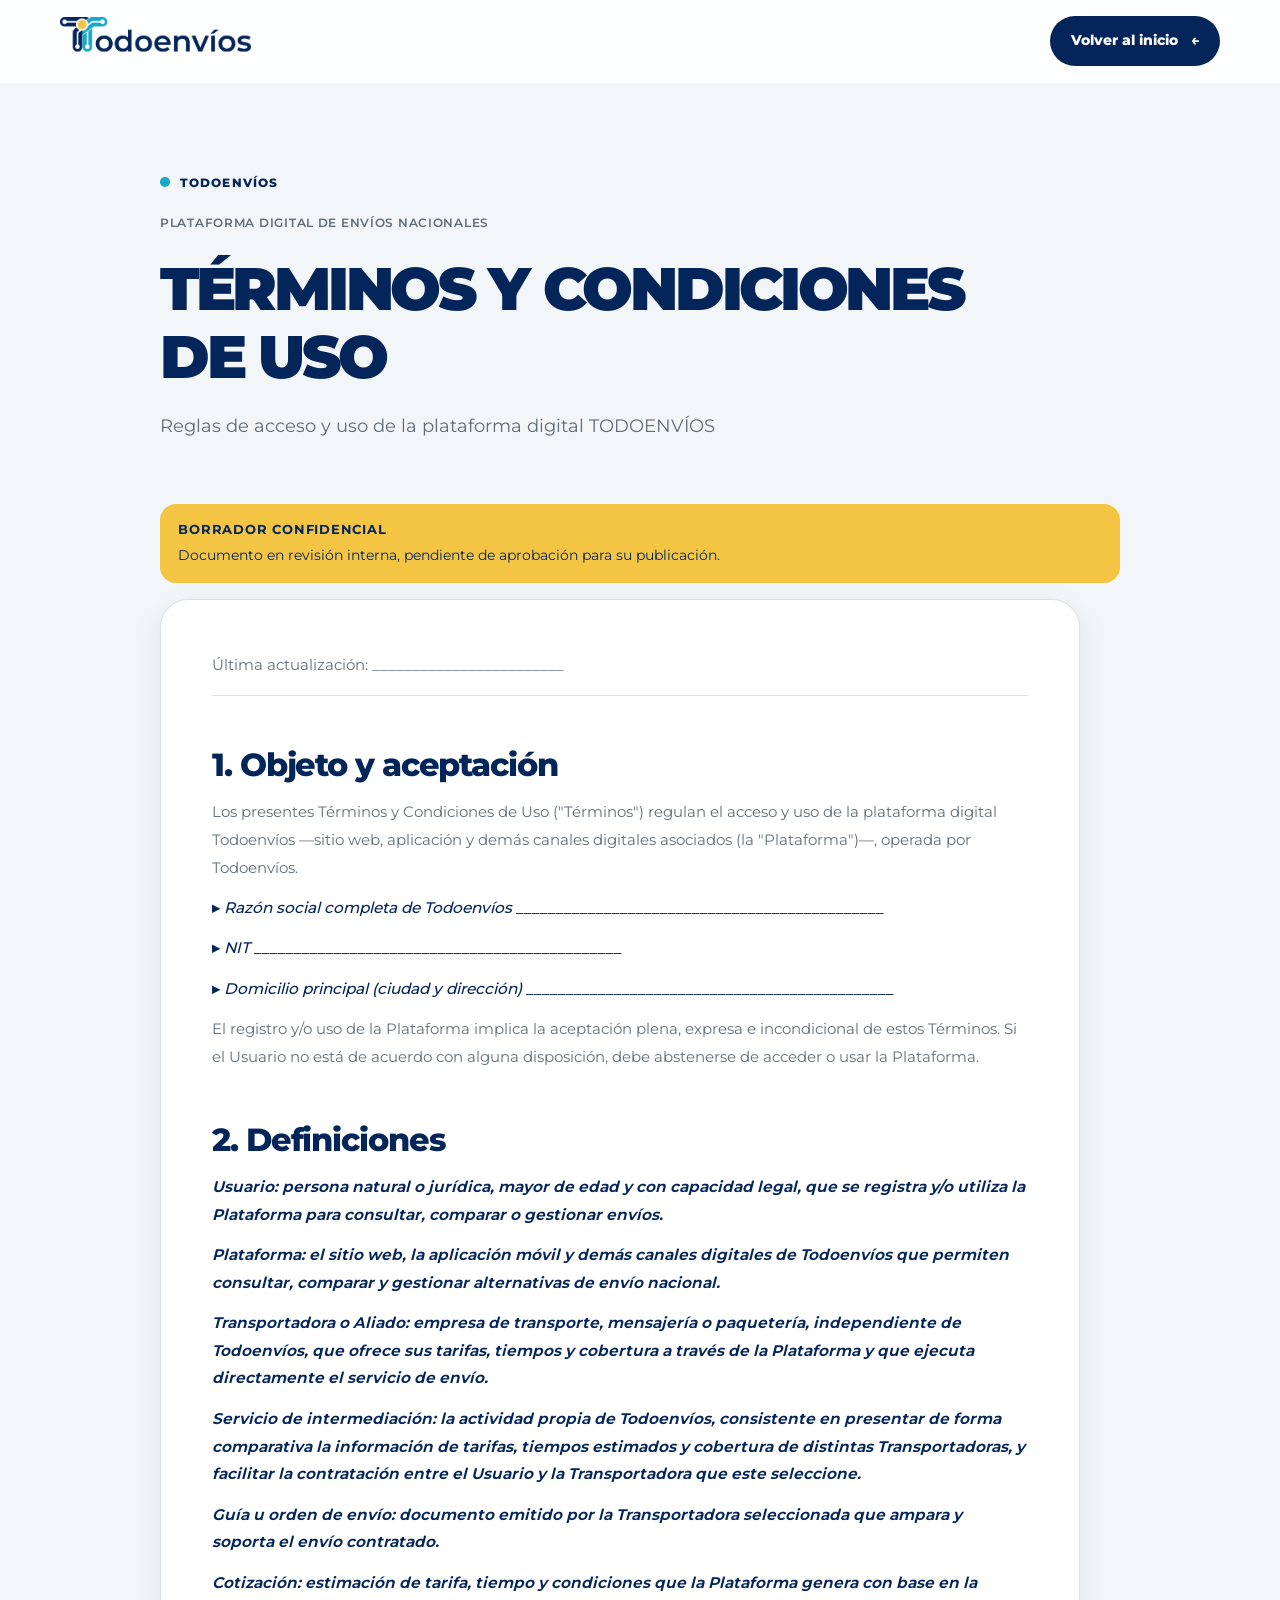
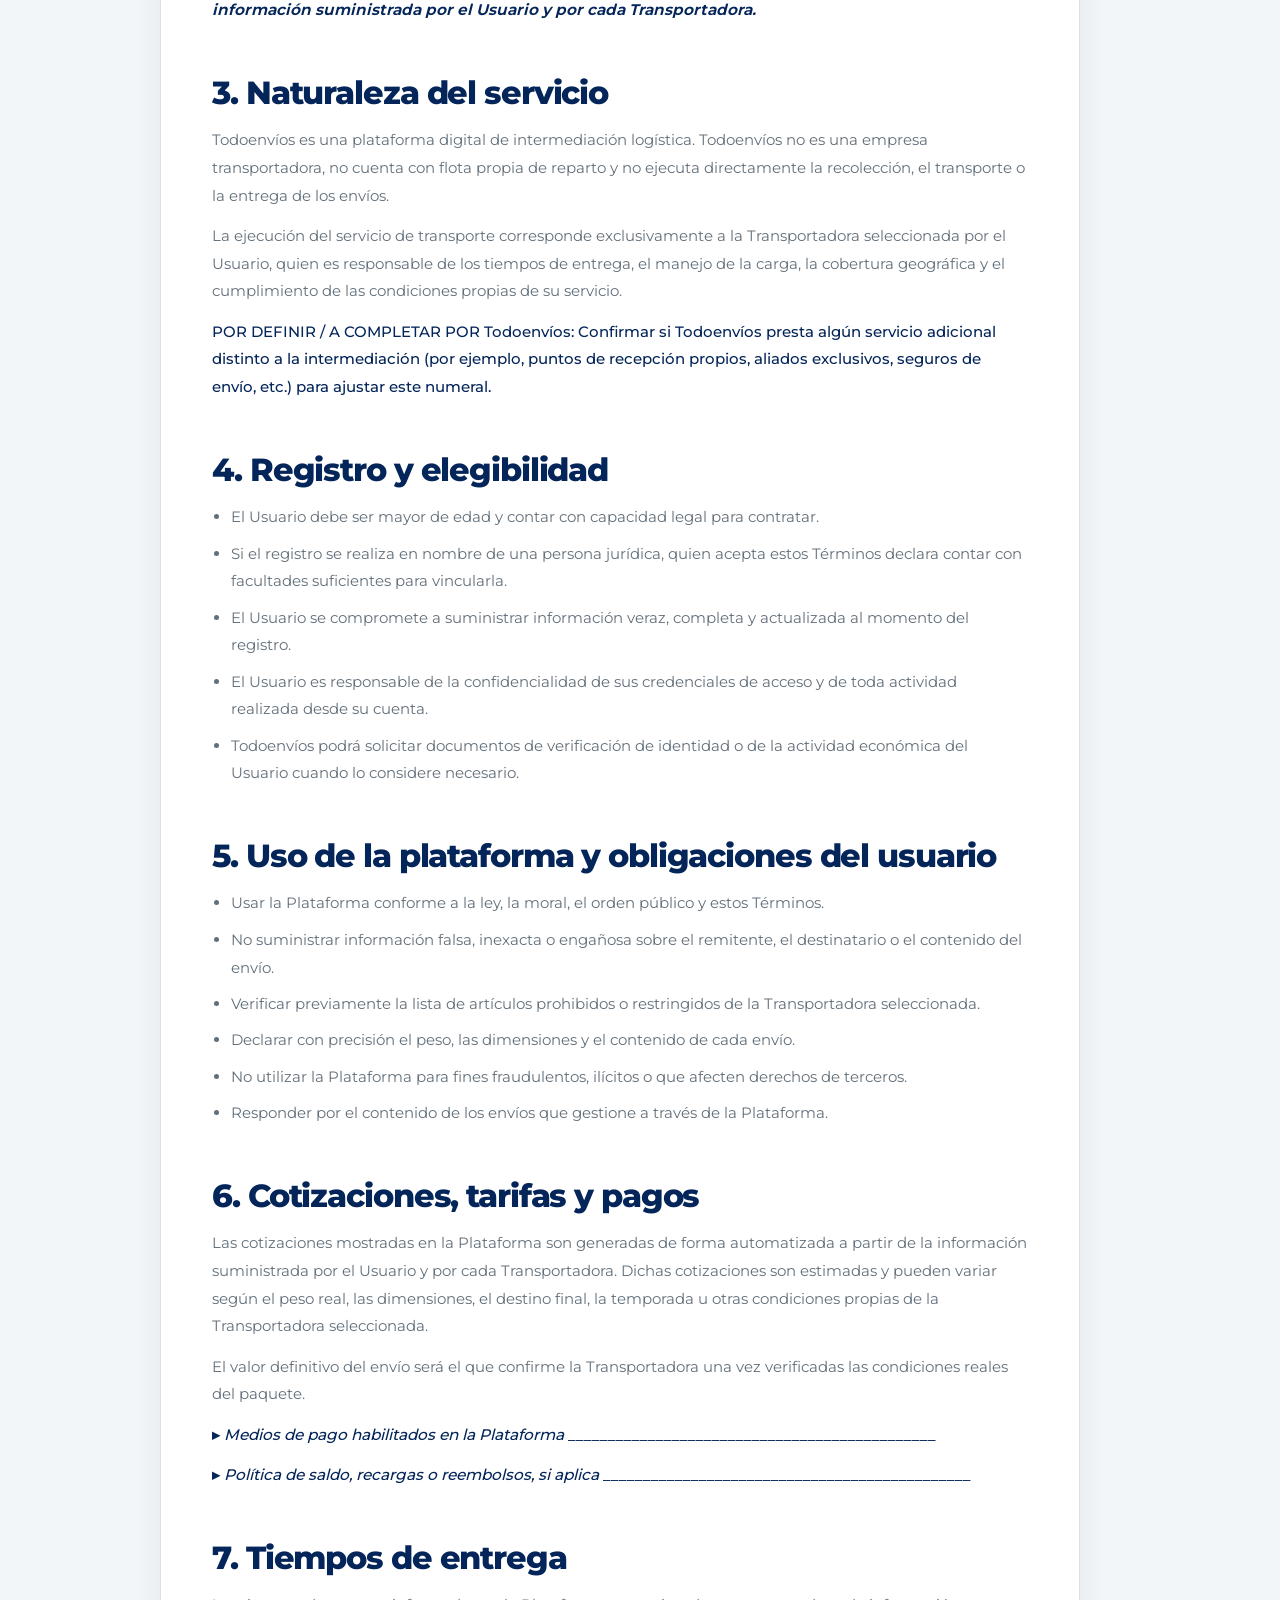
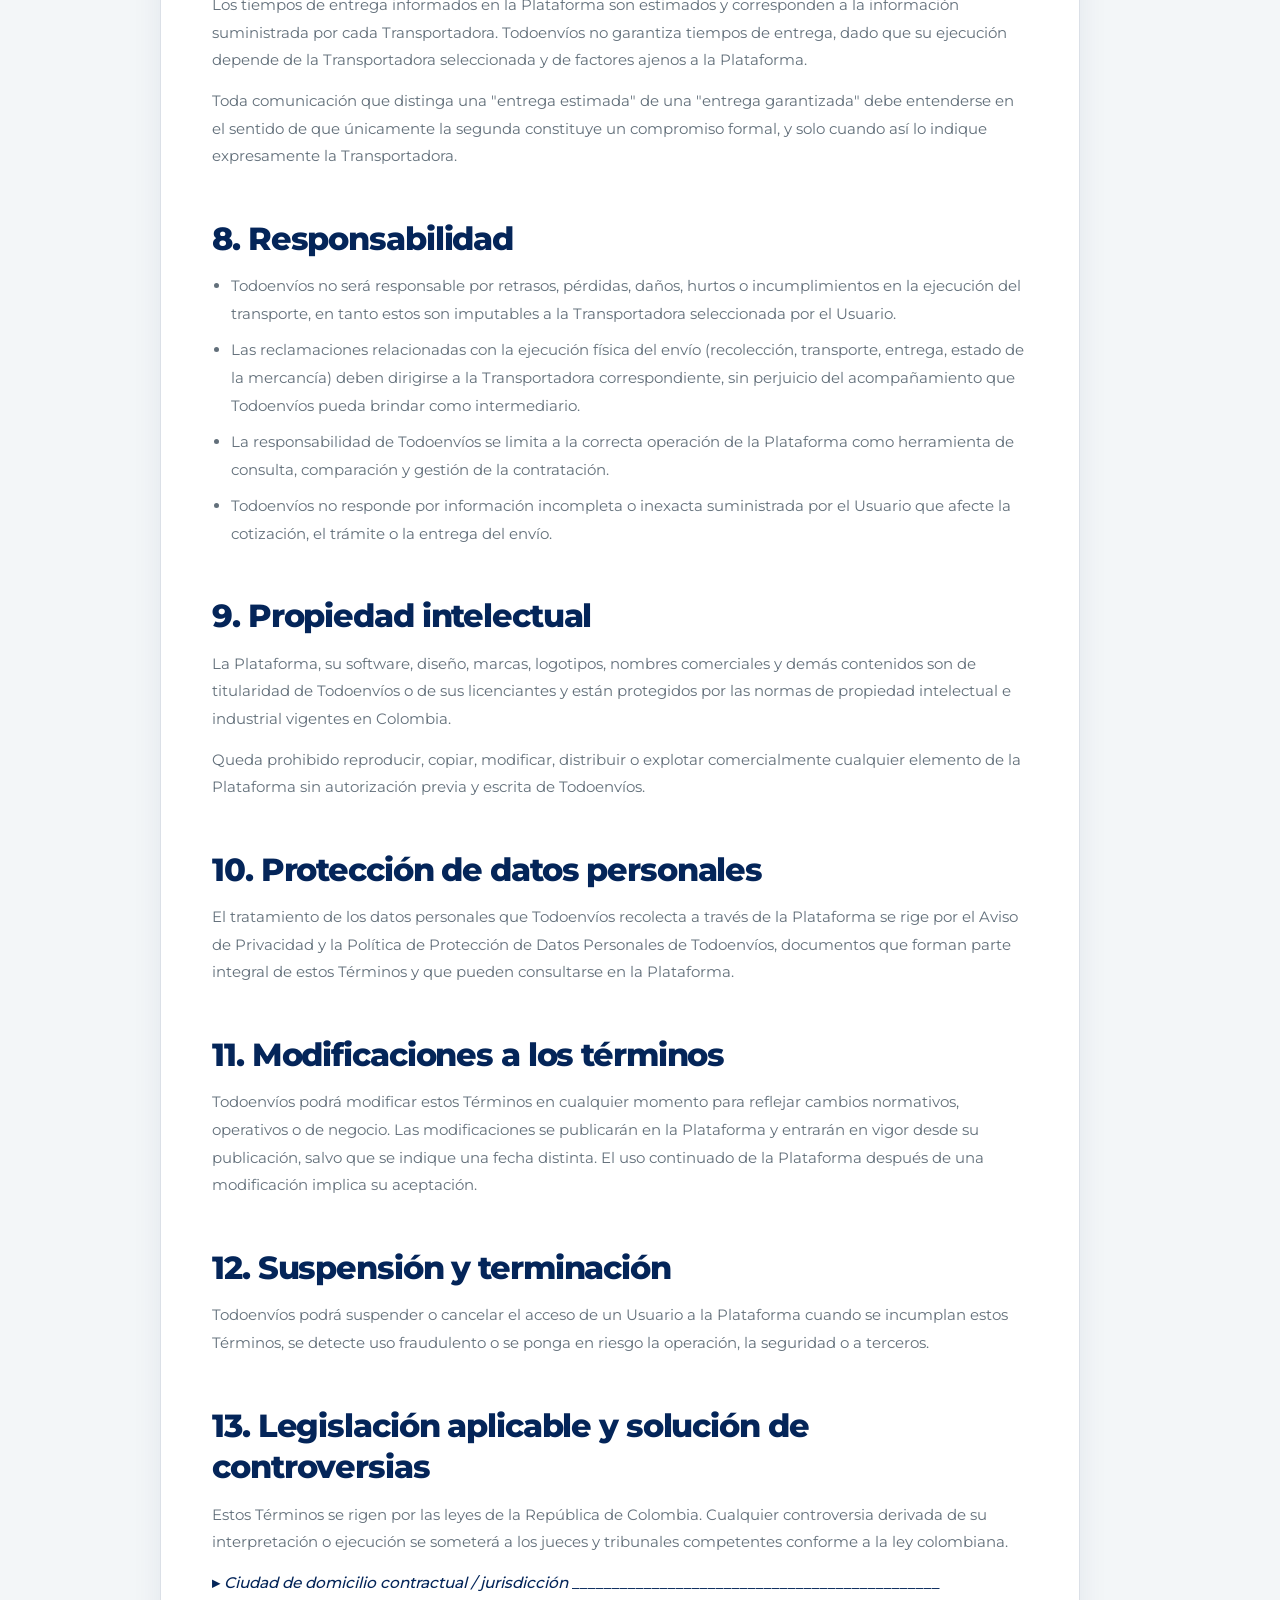
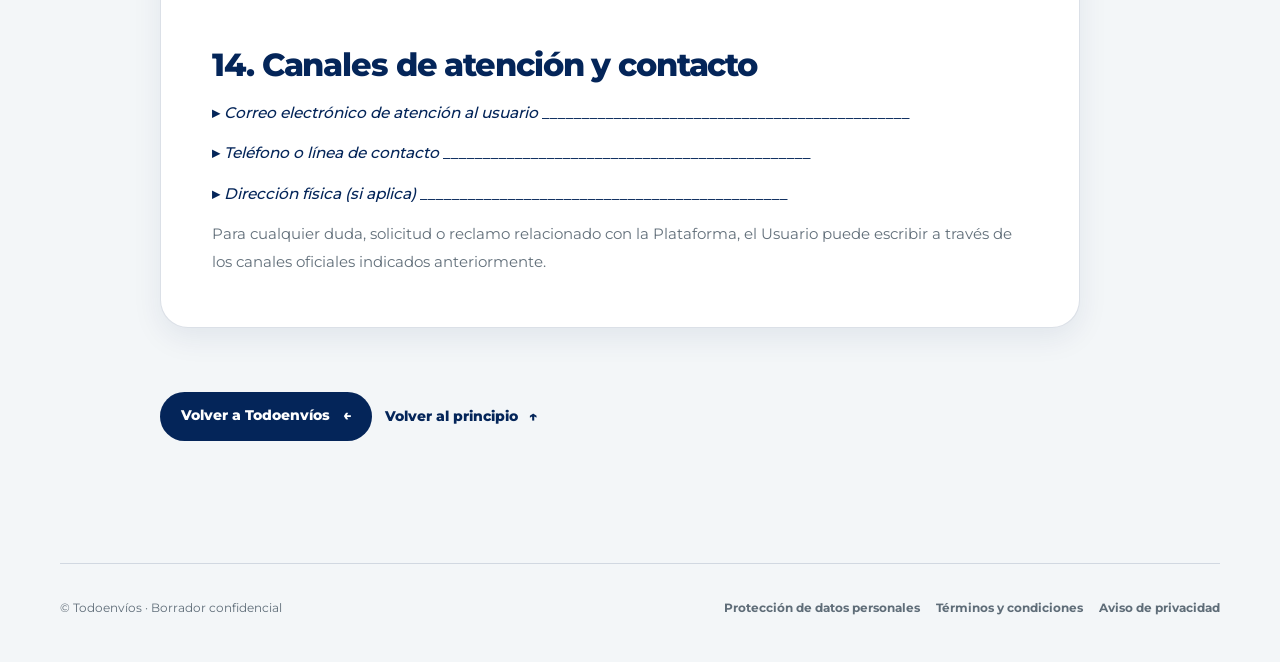
<file: terminos.html>
<!doctype html>
<html lang="es" data-theme="light">
  <head>
    <meta charset="UTF-8">
    <meta name="viewport" content="width=device-width, initial-scale=1.0">
    <meta name="theme-color" content="#FFFFFF">
    <meta name="description" content="Borrador de términos y condiciones de Todoenvíos.">
    <meta name="robots" content="noindex, nofollow, noarchive">
    <title>Términos y condiciones — Todoenvíos</title>
    <link rel="icon" type="image/png" href="assets/icons/favicon-todoenvios-claro.png" media="(prefers-color-scheme: light)">
    <link rel="icon" type="image/png" href="assets/icons/favicon-todoenvios-oscuro.png" media="(prefers-color-scheme: dark)">
    <link rel="apple-touch-icon" href="assets/icons/favicon-todoenvios-claro.png">
    <link rel="preload" href="assets/fonts/montserrat-variable.ttf" as="font" type="font/ttf" crossorigin>
    <link rel="stylesheet" href="css/main.css?v=16">
    <link rel="stylesheet" href="css/pages/legal.css?v=2">
  </head>
  <body class="legal-page">
    <a class="skip-link" href="#documento">Saltar al documento</a>
    <header class="site-header legal-header">
      <div class="container navbar">
        <a class="wordmark" href="index.html" aria-label="Todoenvíos, volver al inicio">
          <img class="wordmark__logo" src="assets/logos/todoenvios-fondo-claro.png" width="946" height="178" alt="">
        </a>
        <a class="button button--primary legal-header__back" href="index.html" aria-label="Volver al inicio">
          <span>Volver al inicio</span><span aria-hidden="true">←</span>
        </a>
      </div>
    </header>

    <main class="container legal-main" id="documento">
      <div class="legal-hero">
        <p class="eyebrow"><span></span> TODOENVÍOS</p>
        <p class="legal-hero__brand">PLATAFORMA DIGITAL DE ENVÍOS NACIONALES</p>
        <h1>TÉRMINOS Y CONDICIONES DE USO</h1>
        <p>Reglas de acceso y uso de la plataforma digital TODOENVÍOS</p>
      </div>

      <aside class="legal-notice" aria-label="Estado del documento">
        <strong>Borrador confidencial</strong>
        <p>Documento en revisión interna, pendiente de aprobación para su publicación.</p>
      </aside>

      <article class="legal-document" aria-label="Términos y condiciones">
        <p class="legal-document__meta">Última actualización: ________________________</p>
        <section aria-labelledby="seccion-1">
          <h2 id="seccion-1">1. Objeto y aceptación</h2>
          <p>Los presentes Términos y Condiciones de Uso (&quot;Términos&quot;) regulan el acceso y uso de la plataforma digital Todoenvíos —sitio web, aplicación y demás canales digitales asociados (la &quot;Plataforma&quot;)—, operada por Todoenvíos.</p>
          <p class="legal-pending"><strong>▸ </strong><em>Razón social completa de Todoenvíos</em>  ______________________________________________</p>
          <p class="legal-pending"><strong>▸ </strong><em>NIT</em>  ______________________________________________</p>
          <p class="legal-pending"><strong>▸ </strong><em>Domicilio principal (ciudad y dirección)</em>  ______________________________________________</p>
          <p>El registro y/o uso de la Plataforma implica la aceptación plena, expresa e incondicional de estos Términos. Si el Usuario no está de acuerdo con alguna disposición, debe abstenerse de acceder o usar la Plataforma.</p>
        </section>
        <section aria-labelledby="seccion-2">
          <h2 id="seccion-2">2. Definiciones</h2>
          <p><em><strong>Usuario: </strong></em><em><strong>persona natural o jurídica, mayor de edad y con capacidad legal, que se registra y/o utiliza la Plataforma para consultar, comparar o gestionar envíos.</strong></em></p>
          <p><em><strong>Plataforma: </strong></em><em><strong>el sitio web, la aplicación móvil y demás canales digitales de Todoenvíos que permiten consultar, comparar y gestionar alternativas de envío nacional.</strong></em></p>
          <p><em><strong>Transportadora o Aliado: </strong></em><em><strong>empresa de transporte, mensajería o paquetería, independiente de Todoenvíos, que ofrece sus tarifas, tiempos y cobertura a través de la Plataforma y que ejecuta directamente el servicio de envío.</strong></em></p>
          <p><em><strong>Servicio de intermediación: </strong></em><em><strong>la actividad propia de Todoenvíos, consistente en presentar de forma comparativa la información de tarifas, tiempos estimados y cobertura de distintas Transportadoras, y facilitar la contratación entre el Usuario y la Transportadora que este seleccione.</strong></em></p>
          <p><em><strong>Guía u orden de envío: </strong></em><em><strong>documento emitido por la Transportadora seleccionada que ampara y soporta el envío contratado.</strong></em></p>
          <p><em><strong>Cotización: </strong></em><em><strong>estimación de tarifa, tiempo y condiciones que la Plataforma genera con base en la información suministrada por el Usuario y por cada Transportadora.</strong></em></p>
        </section>
        <section aria-labelledby="seccion-3">
          <h2 id="seccion-3">3. Naturaleza del servicio</h2>
          <p>Todoenvíos es una plataforma digital de intermediación logística. Todoenvíos no es una empresa transportadora, no cuenta con flota propia de reparto y no ejecuta directamente la recolección, el transporte o la entrega de los envíos.</p>
          <p>La ejecución del servicio de transporte corresponde exclusivamente a la Transportadora seleccionada por el Usuario, quien es responsable de los tiempos de entrega, el manejo de la carga, la cobertura geográfica y el cumplimiento de las condiciones propias de su servicio.</p>
          <p class="legal-pending">POR DEFINIR / A COMPLETAR POR Todoenvíos: Confirmar si Todoenvíos presta algún servicio adicional distinto a la intermediación (por ejemplo, puntos de recepción propios, aliados exclusivos, seguros de envío, etc.) para ajustar este numeral.</p>
        </section>
        <section aria-labelledby="seccion-4">
          <h2 id="seccion-4">4. Registro y elegibilidad</h2>
          <ul>
            <li>El Usuario debe ser mayor de edad y contar con capacidad legal para contratar.</li>
            <li>Si el registro se realiza en nombre de una persona jurídica, quien acepta estos Términos declara contar con facultades suficientes para vincularla.</li>
            <li>El Usuario se compromete a suministrar información veraz, completa y actualizada al momento del registro.</li>
            <li>El Usuario es responsable de la confidencialidad de sus credenciales de acceso y de toda actividad realizada desde su cuenta.</li>
            <li>Todoenvíos podrá solicitar documentos de verificación de identidad o de la actividad económica del Usuario cuando lo considere necesario.</li>
          </ul>
        </section>
        <section aria-labelledby="seccion-5">
          <h2 id="seccion-5">5. Uso de la plataforma y obligaciones del usuario</h2>
          <ul>
            <li>Usar la Plataforma conforme a la ley, la moral, el orden público y estos Términos.</li>
            <li>No suministrar información falsa, inexacta o engañosa sobre el remitente, el destinatario o el contenido del envío.</li>
            <li>Verificar previamente la lista de artículos prohibidos o restringidos de la Transportadora seleccionada.</li>
            <li>Declarar con precisión el peso, las dimensiones y el contenido de cada envío.</li>
            <li>No utilizar la Plataforma para fines fraudulentos, ilícitos o que afecten derechos de terceros.</li>
            <li>Responder por el contenido de los envíos que gestione a través de la Plataforma.</li>
          </ul>
        </section>
        <section aria-labelledby="seccion-6">
          <h2 id="seccion-6">6. Cotizaciones, tarifas y pagos</h2>
          <p>Las cotizaciones mostradas en la Plataforma son generadas de forma automatizada a partir de la información suministrada por el Usuario y por cada Transportadora. Dichas cotizaciones son estimadas y pueden variar según el peso real, las dimensiones, el destino final, la temporada u otras condiciones propias de la Transportadora seleccionada.</p>
          <p>El valor definitivo del envío será el que confirme la Transportadora una vez verificadas las condiciones reales del paquete.</p>
          <p class="legal-pending"><strong>▸ </strong><em>Medios de pago habilitados en la Plataforma</em>  ______________________________________________</p>
          <p class="legal-pending"><strong>▸ </strong><em>Política de saldo, recargas o reembolsos, si aplica</em>  ______________________________________________</p>
        </section>
        <section aria-labelledby="seccion-7">
          <h2 id="seccion-7">7. Tiempos de entrega</h2>
          <p>Los tiempos de entrega informados en la Plataforma son estimados y corresponden a la información suministrada por cada Transportadora. Todoenvíos no garantiza tiempos de entrega, dado que su ejecución depende de la Transportadora seleccionada y de factores ajenos a la Plataforma.</p>
          <p>Toda comunicación que distinga una &quot;entrega estimada&quot; de una &quot;entrega garantizada&quot; debe entenderse en el sentido de que únicamente la segunda constituye un compromiso formal, y solo cuando así lo indique expresamente la Transportadora.</p>
        </section>
        <section aria-labelledby="seccion-8">
          <h2 id="seccion-8">8. Responsabilidad</h2>
          <ul>
            <li>Todoenvíos no será responsable por retrasos, pérdidas, daños, hurtos o incumplimientos en la ejecución del transporte, en tanto estos son imputables a la Transportadora seleccionada por el Usuario.</li>
            <li>Las reclamaciones relacionadas con la ejecución física del envío (recolección, transporte, entrega, estado de la mercancía) deben dirigirse a la Transportadora correspondiente, sin perjuicio del acompañamiento que Todoenvíos pueda brindar como intermediario.</li>
            <li>La responsabilidad de Todoenvíos se limita a la correcta operación de la Plataforma como herramienta de consulta, comparación y gestión de la contratación.</li>
            <li>Todoenvíos no responde por información incompleta o inexacta suministrada por el Usuario que afecte la cotización, el trámite o la entrega del envío.</li>
          </ul>
        </section>
        <section aria-labelledby="seccion-9">
          <h2 id="seccion-9">9. Propiedad intelectual</h2>
          <p>La Plataforma, su software, diseño, marcas, logotipos, nombres comerciales y demás contenidos son de titularidad de Todoenvíos o de sus licenciantes y están protegidos por las normas de propiedad intelectual e industrial vigentes en Colombia.</p>
          <p>Queda prohibido reproducir, copiar, modificar, distribuir o explotar comercialmente cualquier elemento de la Plataforma sin autorización previa y escrita de Todoenvíos.</p>
        </section>
        <section aria-labelledby="seccion-10">
          <h2 id="seccion-10">10. Protección de datos personales</h2>
          <p>El tratamiento de los datos personales que Todoenvíos recolecta a través de la Plataforma se rige por el Aviso de Privacidad y la Política de Protección de Datos Personales de Todoenvíos, documentos que forman parte integral de estos Términos y que pueden consultarse en la Plataforma.</p>
        </section>
        <section aria-labelledby="seccion-11">
          <h2 id="seccion-11">11. Modificaciones a los términos</h2>
          <p>Todoenvíos podrá modificar estos Términos en cualquier momento para reflejar cambios normativos, operativos o de negocio. Las modificaciones se publicarán en la Plataforma y entrarán en vigor desde su publicación, salvo que se indique una fecha distinta. El uso continuado de la Plataforma después de una modificación implica su aceptación.</p>
        </section>
        <section aria-labelledby="seccion-12">
          <h2 id="seccion-12">12. Suspensión y terminación</h2>
          <p>Todoenvíos podrá suspender o cancelar el acceso de un Usuario a la Plataforma cuando se incumplan estos Términos, se detecte uso fraudulento o se ponga en riesgo la operación, la seguridad o a terceros.</p>
        </section>
        <section aria-labelledby="seccion-13">
          <h2 id="seccion-13">13. Legislación aplicable y solución de controversias</h2>
          <p>Estos Términos se rigen por las leyes de la República de Colombia. Cualquier controversia derivada de su interpretación o ejecución se someterá a los jueces y tribunales competentes conforme a la ley colombiana.</p>
          <p class="legal-pending"><strong>▸ </strong><em>Ciudad de domicilio contractual / jurisdicción</em>  ______________________________________________</p>
        </section>
        <section aria-labelledby="seccion-14">
          <h2 id="seccion-14">14. Canales de atención y contacto</h2>
          <p class="legal-pending"><strong>▸ </strong><em>Correo electrónico de atención al usuario</em>  ______________________________________________</p>
          <p class="legal-pending"><strong>▸ </strong><em>Teléfono o línea de contacto</em>  ______________________________________________</p>
          <p class="legal-pending"><strong>▸ </strong><em>Dirección física (si aplica)</em>  ______________________________________________</p>
          <p>Para cualquier duda, solicitud o reclamo relacionado con la Plataforma, el Usuario puede escribir a través de los canales oficiales indicados anteriormente.</p>
        </section>
      </article>

      <div class="legal-actions">
        <a class="button button--primary" href="index.html">Volver a Todoenvíos <span aria-hidden="true">←</span></a>
        <a class="text-link" href="#documento">Volver al principio <span aria-hidden="true">↑</span></a>
      </div>
    </main>

    <footer class="container legal-footer">
      <div class="legal-footer__inner">
        <span>© Todoenvíos · Borrador confidencial</span>
        <nav class="legal-footer__links" aria-label="Enlaces legales">
          <a href="privacidad.html">Protección de datos personales</a>
          <a href="terminos.html" aria-current="page">Términos y condiciones</a>
          <a href="aviso-privacidad.html">Aviso de privacidad</a>
        </nav>
      </div>
    </footer>
  </body>
</html>
</file>
<file: css/main.css>
/* Base compartida por el landing y las páginas legales. El orden forma parte de la cascada. */
@import url("./reset.css?v=4");
@import url("./variables.css?v=5");
@import url("./typography.css?v=5");
@import url("./layout.css?v=4");
@import url("./utilities.css?v=4");
/* Controles compartidos. Los estilos propios de la página se cargan después. */
@import url("./components/buttons.css?v=4");
@import url("./components/navbar.css?v=8");
@import url("./components/accordion.css?v=4");
@import url("./landing.css?v=15");
/* Incluye ajustes visuales sobre landing.css; mantener esta importación al final. */
@import url("./components/motion.css?v=10");
</file>
<file: landing-base/css/main.css>
@import url("./reset.css?v=4");
@import url("./variables.css?v=4");
@import url("./typography.css?v=4");
@import url("./layout.css?v=4");
@import url("./utilities.css?v=4");
@import url("./components/buttons.css?v=4");
@import url("./components/navbar.css?v=4");
@import url("./components/accordion.css?v=4");
@import url("./mockup.css?v=4");
</file>
<file: css/pages/legal.css>
.legal-page {
  background: var(--color-surface);
  min-height: 100vh;
}

.legal-header .navbar {
  min-height: 82px;
}

.legal-header__back {
  flex: 0 0 auto;
}

.legal-main {
  max-width: 1040px;
  padding-block: clamp(3rem, 7vw, 6rem);
}

.legal-hero {
  display: grid;
  gap: 1.4rem;
  margin-bottom: clamp(2.5rem, 5vw, 4rem);
  max-width: 880px;
}

.legal-hero h1 {
  font-size: clamp(1.9rem, 5vw, 3.75rem);
  line-height: 1.12;
  overflow-wrap: anywhere;
}

.legal-hero__brand {
  color: var(--color-text-muted);
  font-size: .75rem;
  font-weight: 600;
  letter-spacing: .06em;
}

.legal-hero > p:last-child {
  color: var(--color-text-muted);
  max-width: 720px;
}

.legal-notice {
  align-items: start;
  background: var(--yellow);
  border-radius: var(--radius-md);
  color: var(--blue);
  display: grid;
  gap: .35rem;
  margin-bottom: 1rem;
  padding: 1rem 1.15rem;
}

.legal-notice strong {
  font-size: .8rem;
  letter-spacing: .06em;
  text-transform: uppercase;
}

.legal-notice p {
  font-size: .88rem;
}

.legal-document {
  background: var(--color-background);
  border: 1px solid var(--color-border);
  border-radius: var(--radius-lg);
  box-shadow: var(--shadow-sm);
  display: grid;
  gap: clamp(2rem, 4vw, 3rem);
  max-width: 920px;
  padding: clamp(1.4rem, 4vw, 3.5rem);
  overflow-wrap: anywhere;
  min-width: 0;
}

.legal-document section {
  display: grid;
  gap: .8rem;
}

.legal-document h2 {
  font-size: clamp(1.35rem, 2.5vw, 2rem);
  letter-spacing: -.035em;
  line-height: 1.3;
  scroll-margin-top: 110px;
}

.legal-document h3 {
  font-size: clamp(1.05rem, 2vw, 1.3rem);
  line-height: 1.45;
  margin-top: .7rem;
}

.legal-document p, .legal-document li {
  color: var(--color-text-muted);
  font-size: .96rem;
  line-height: 1.8;
}

.legal-document strong {
  color: var(--color-heading);
  font-weight: 650;
}

.legal-document em {
  color: inherit;
  font-style: italic;
}

.legal-document a {
  color: var(--color-primary);
  text-underline-offset: .2em;
}

/* Conserva los campos y notas del borrador, incluso las líneas largas por completar. */
.legal-document .legal-pending {
  overflow-wrap: anywhere;
  color: var(--color-heading);
  font-weight: 500;
}

.legal-document ul {
  display: grid;
  gap: .55rem;
  margin: 0;
  padding-left: 1.2rem;
}

.legal-document__meta {
  border-bottom: 1px solid var(--color-border);
  color: var(--color-text-muted);
  font-size: .75rem;
  padding-bottom: 1rem;
}

.legal-actions {
  display: flex;
  flex-wrap: wrap;
  gap: .8rem;
  margin-top: clamp(2rem, 5vw, 4rem);
}

.legal-footer {
  padding-block: 2rem;
}

.legal-footer__inner {
  align-items: center;
  border-top: 1px solid var(--color-border);
  color: var(--color-text-muted);
  display: flex;
  flex-wrap: wrap;
  font-size: .75rem;
  gap: 1rem;
  justify-content: space-between;
  padding-top: 1.4rem;
}

.legal-footer__links {
  display: flex;
  flex-wrap: wrap;
  gap: 1rem;
}

.legal-footer a {
  display: inline-flex;
  align-items: center;
  min-height: 44px;
  font-weight: 700;
  text-decoration: none;
}

.legal-footer a:hover {
  color: var(--turquoise);
}

@media (max-width: 520px) {
  .legal-header .wordmark__logo {
    width: 148px;
  }

  .legal-header__back {
    min-height: 44px;
    padding-inline: .9rem;
  }

  .legal-header__back span:first-child {
    display: none;
  }

  .legal-main {
    padding-top: 2.5rem;
  }

  .legal-document {
    border-radius: var(--radius-md);
  }

}
</file>
